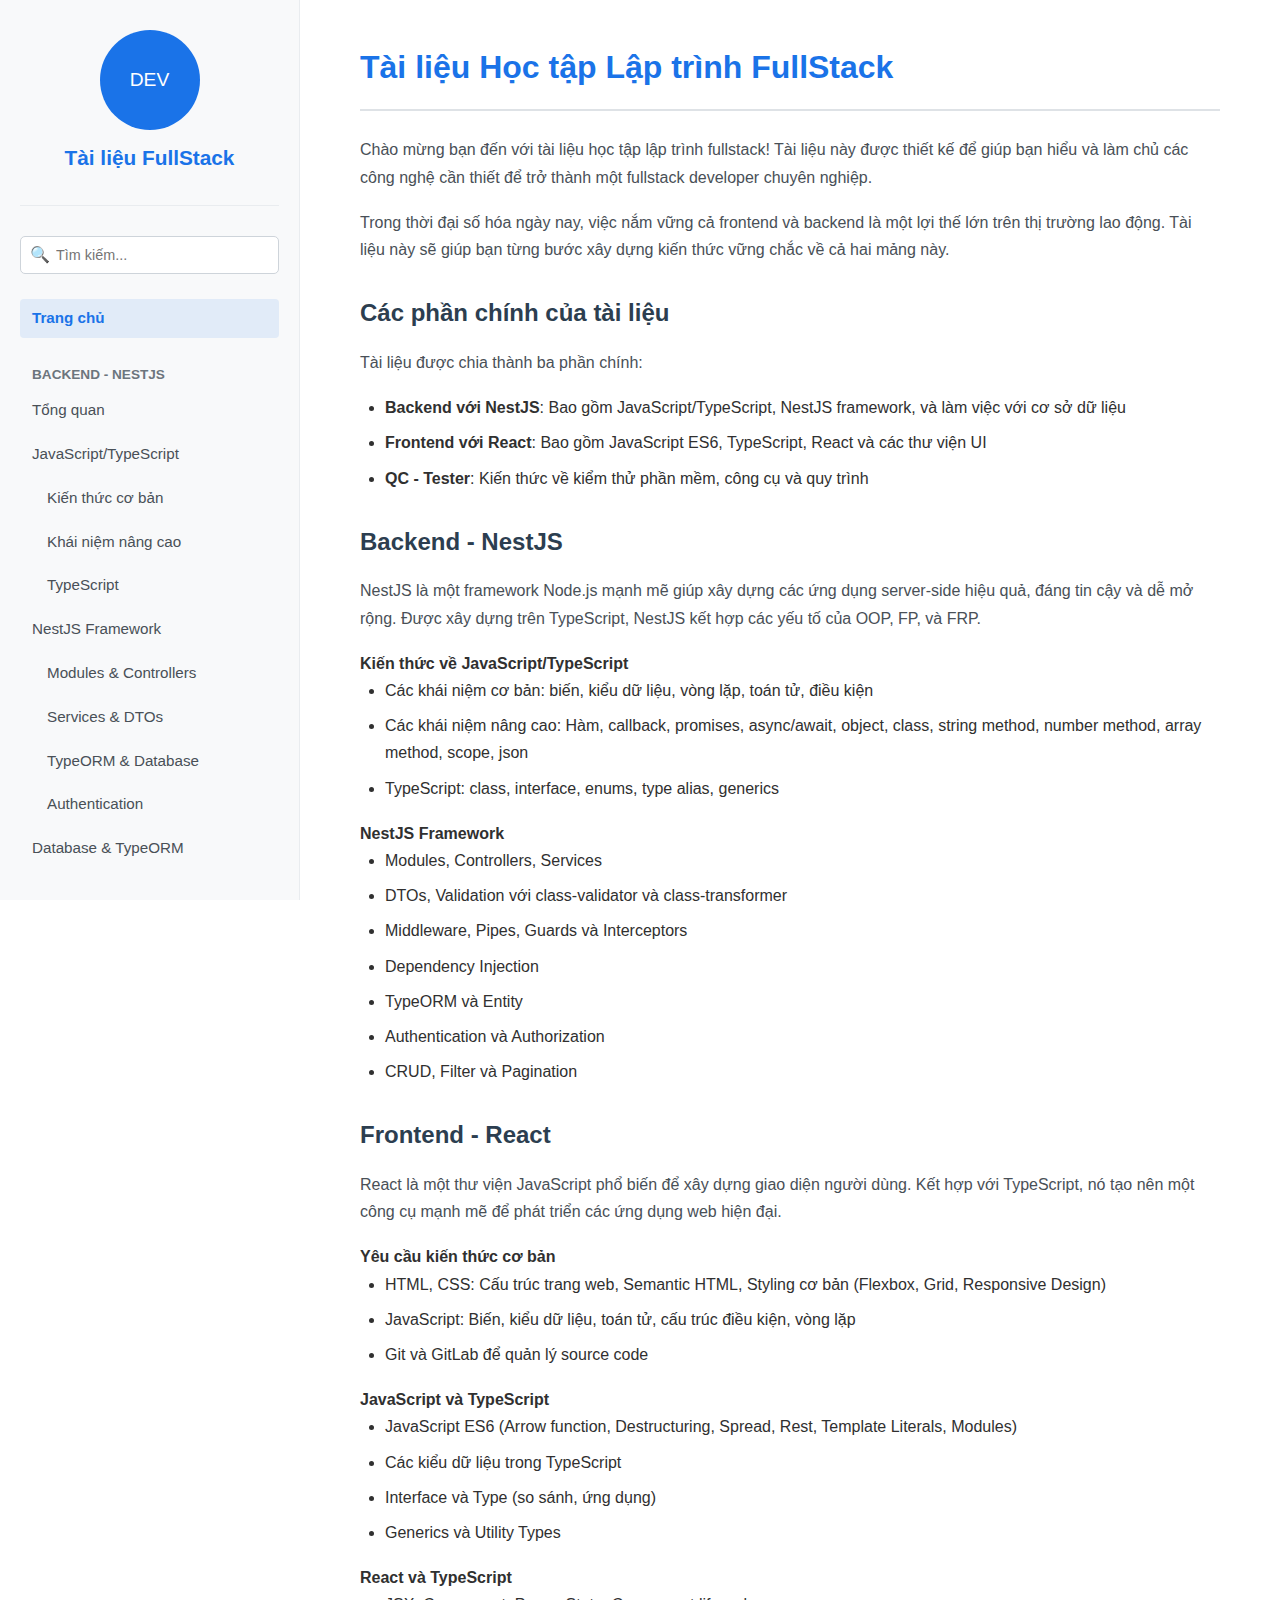
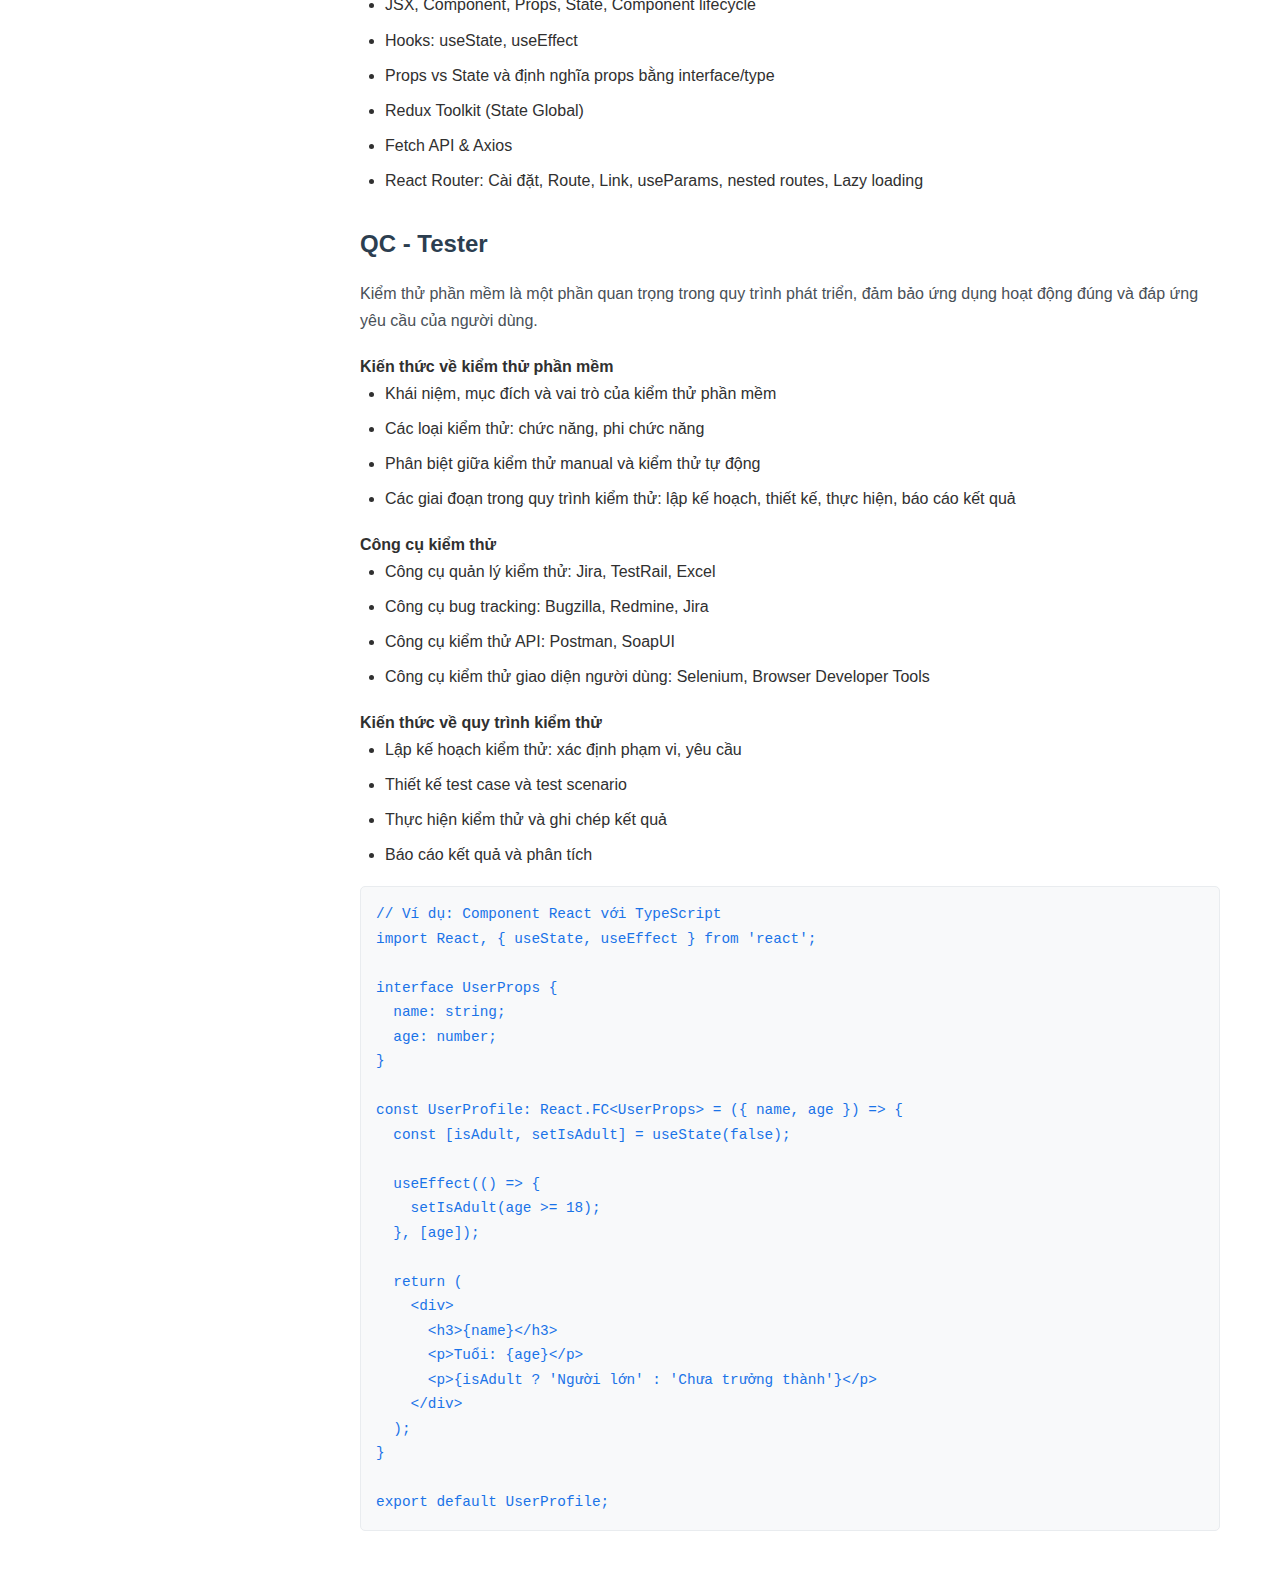
<file: index.html>
<!DOCTYPE html>
<html lang="vi">
<head>
    <meta charset="UTF-8">
    <meta name="viewport" content="width=device-width, initial-scale=1.0">
    <title>Tài liệu Học tập Lập trình - FullStack Developer</title>
    <link rel="stylesheet" href="css/style.css">
</head>
<body>
    <div class="container">
        <aside class="sidebar">
            <div class="sidebar-brand">
                <!-- Thay thế bằng thẻ img thật nếu có logo -->
                <div style="width:100px; height:100px; background:#1a73e8; color:#fff; margin: 0 auto 10px; display:flex; align-items:center; justify-content:center; font-size:1.2em; border-radius:50%;">DEV</div>
                <h1 class="sidebar-title">Tài liệu FullStack</h1>
            </div>
            <div class="search-box">
                <input type="text" placeholder="Tìm kiếm...">
            </div>
            <nav>
                <ul>
                    <!-- Mục cấp 1 không có tiêu đề nhóm -->
                    <li><a href="index.html" class="active">Trang chủ</a></li>

                    <!-- Nhóm Backend -->
                    <li class="nav-section-title">Backend - NestJS</li>
                    <li><a href="backend.html">Tổng quan</a></li>
                    <li>
                        <a href="backend.html#javascript-typescript">JavaScript/TypeScript</a>
                        <ul>
                            <li><a href="backend.html#kien-thuc-co-ban">Kiến thức cơ bản</a></li>
                            <li><a href="backend.html#khai-niem-nang-cao">Khái niệm nâng cao</a></li>
                            <li><a href="backend.html#typescript">TypeScript</a></li>
                        </ul>
                    </li>
                    <li>
                        <a href="backend.html#nestjs-framework">NestJS Framework</a>
                        <ul>
                            <li><a href="backend.html#modules-controllers">Modules & Controllers</a></li>
                            <li><a href="backend.html#services-dtos">Services & DTOs</a></li>
                            <li><a href="backend.html#typeorm-database">TypeORM & Database</a></li>
                            <li><a href="backend.html#authentication">Authentication</a></li>
                        </ul>
                    </li>
                    <li><a href="backend.html#database-typeorm">Database & TypeORM</a></li>

                    <!-- Nhóm Frontend -->
                    <li class="nav-section-title">Frontend - React</li>
                    <li><a href="frontend.html">Tổng quan</a></li>
                    <li>
                        <a href="frontend.html#javascript-typescript">JavaScript & TypeScript</a>
                        <ul>
                            <li><a href="frontend.html#es6-typescript">ES6 & TypeScript</a></li>
                            <li><a href="frontend.html#kieu-du-lieu-interface">Kiểu dữ liệu & Interface</a></li>
                        </ul>
                    </li>
                    <li>
                        <a href="frontend.html#react-typescript">React & TypeScript</a>
                        <ul>
                            <li><a href="frontend.html#components-props">Components & Props</a></li>
                            <li><a href="frontend.html#state-hooks">State & Hooks</a></li>
                            <li><a href="frontend.html#redux-toolkit">Redux Toolkit</a></li>
                        </ul>
                    </li>
                    <li><a href="frontend.html#ui-libraries-styling">UI Libraries & Styling</a></li>

                    <!-- Nhóm QC - Tester -->
                    <li class="nav-section-title">QC - Tester</li>
                    <li><a href="qc-tester.html">Tổng quan</a></li>
                    <li><a href="qc-tester.html#kien-thuc-ve-kiem-thu">Kiến thức về kiểm thử</a></li>
                    <li><a href="qc-tester.html#cong-cu-kiem-thu">Công cụ kiểm thử</a></li>
                    <li><a href="qc-tester.html#quy-trinh-kiem-thu">Quy trình kiểm thử</a></li>
                </ul>
            </nav>
        </aside>
        <main class="content">
            <article>
                <h2>Tài liệu Học tập Lập trình FullStack</h2>

                <p>Chào mừng bạn đến với tài liệu học tập lập trình fullstack! Tài liệu này được thiết kế để giúp bạn hiểu và làm chủ các công nghệ cần thiết để trở thành một fullstack developer chuyên nghiệp.</p>

                <p>Trong thời đại số hóa ngày nay, việc nắm vững cả frontend và backend là một lợi thế lớn trên thị trường lao động. Tài liệu này sẽ giúp bạn từng bước xây dựng kiến thức vững chắc về cả hai mảng này.</p>

                <h3>Các phần chính của tài liệu</h3>
                <p>Tài liệu được chia thành ba phần chính:</p>
                <ul>
                    <li><strong>Backend với NestJS</strong>: Bao gồm JavaScript/TypeScript, NestJS framework, và làm việc với cơ sở dữ liệu</li>
                    <li><strong>Frontend với React</strong>: Bao gồm JavaScript ES6, TypeScript, React và các thư viện UI</li>
                    <li><strong>QC - Tester</strong>: Kiến thức về kiểm thử phần mềm, công cụ và quy trình</li>
                </ul>

                <h3>Backend - NestJS</h3>
                <p>NestJS là một framework Node.js mạnh mẽ giúp xây dựng các ứng dụng server-side hiệu quả, đáng tin cậy và dễ mở rộng. Được xây dựng trên TypeScript, NestJS kết hợp các yếu tố của OOP, FP, và FRP.</p>

                <h4>Kiến thức về JavaScript/TypeScript</h4>
                <ul>
                    <li>Các khái niệm cơ bản: biến, kiểu dữ liệu, vòng lặp, toán tử, điều kiện</li>
                    <li>Các khái niệm nâng cao: Hàm, callback, promises, async/await, object, class, string method, number method, array method, scope, json</li>
                    <li>TypeScript: class, interface, enums, type alias, generics</li>
                </ul>

                <h4>NestJS Framework</h4>
                <ul>
                    <li>Modules, Controllers, Services</li>
                    <li>DTOs, Validation với class-validator và class-transformer</li>
                    <li>Middleware, Pipes, Guards và Interceptors</li>
                    <li>Dependency Injection</li>
                    <li>TypeORM và Entity</li>
                    <li>Authentication và Authorization</li>
                    <li>CRUD, Filter và Pagination</li>
                </ul>

                <h3>Frontend - React</h3>
                <p>React là một thư viện JavaScript phổ biến để xây dựng giao diện người dùng. Kết hợp với TypeScript, nó tạo nên một công cụ mạnh mẽ để phát triển các ứng dụng web hiện đại.</p>

                <h4>Yêu cầu kiến thức cơ bản</h4>
                <ul>
                    <li>HTML, CSS: Cấu trúc trang web, Semantic HTML, Styling cơ bản (Flexbox, Grid, Responsive Design)</li>
                    <li>JavaScript: Biến, kiểu dữ liệu, toán tử, cấu trúc điều kiện, vòng lặp</li>
                    <li>Git và GitLab để quản lý source code</li>
                </ul>

                <h4>JavaScript và TypeScript</h4>
                <ul>
                    <li>JavaScript ES6 (Arrow function, Destructuring, Spread, Rest, Template Literals, Modules)</li>
                    <li>Các kiểu dữ liệu trong TypeScript</li>
                    <li>Interface và Type (so sánh, ứng dụng)</li>
                    <li>Generics và Utility Types</li>
                </ul>

                <h4>React và TypeScript</h4>
                <ul>
                    <li>JSX, Component, Props, State, Component lifecycle</li>
                    <li>Hooks: useState, useEffect</li>
                    <li>Props vs State và định nghĩa props bằng interface/type</li>
                    <li>Redux Toolkit (State Global)</li>
                    <li>Fetch API & Axios</li>
                    <li>React Router: Cài đặt, Route, Link, useParams, nested routes, Lazy loading</li>
                </ul>

                <h3>QC - Tester</h3>
                <p>Kiểm thử phần mềm là một phần quan trọng trong quy trình phát triển, đảm bảo ứng dụng hoạt động đúng và đáp ứng yêu cầu của người dùng.</p>

                <h4>Kiến thức về kiểm thử phần mềm</h4>
                <ul>
                    <li>Khái niệm, mục đích và vai trò của kiểm thử phần mềm</li>
                    <li>Các loại kiểm thử: chức năng, phi chức năng</li>
                    <li>Phân biệt giữa kiểm thử manual và kiểm thử tự động</li>
                    <li>Các giai đoạn trong quy trình kiểm thử: lập kế hoạch, thiết kế, thực hiện, báo cáo kết quả</li>
                </ul>

                <h4>Công cụ kiểm thử</h4>
                <ul>
                    <li>Công cụ quản lý kiểm thử: Jira, TestRail, Excel</li>
                    <li>Công cụ bug tracking: Bugzilla, Redmine, Jira</li>
                    <li>Công cụ kiểm thử API: Postman, SoapUI</li>
                    <li>Công cụ kiểm thử giao diện người dùng: Selenium, Browser Developer Tools</li>
                </ul>

                <h4>Kiến thức về quy trình kiểm thử</h4>
                <ul>
                    <li>Lập kế hoạch kiểm thử: xác định phạm vi, yêu cầu</li>
                    <li>Thiết kế test case và test scenario</li>
                    <li>Thực hiện kiểm thử và ghi chép kết quả</li>
                    <li>Báo cáo kết quả và phân tích</li>
                </ul>

                <pre><code>// Ví dụ: Component React với TypeScript
import React, { useState, useEffect } from 'react';

interface UserProps {
  name: string;
  age: number;
}

const UserProfile: React.FC&lt;UserProps&gt; = ({ name, age }) => {
  const [isAdult, setIsAdult] = useState(false);

  useEffect(() => {
    setIsAdult(age >= 18);
  }, [age]);

  return (
    &lt;div&gt;
      &lt;h3&gt;{name}&lt;/h3&gt;
      &lt;p&gt;Tuổi: {age}&lt;/p&gt;
      &lt;p&gt;{isAdult ? 'Người lớn' : 'Chưa trưởng thành'}&lt;/p&gt;
    &lt;/div&gt;
  );
}

export default UserProfile;</code></pre>
            </article>
        </main>
    </div>
</body>
</html>
</file>
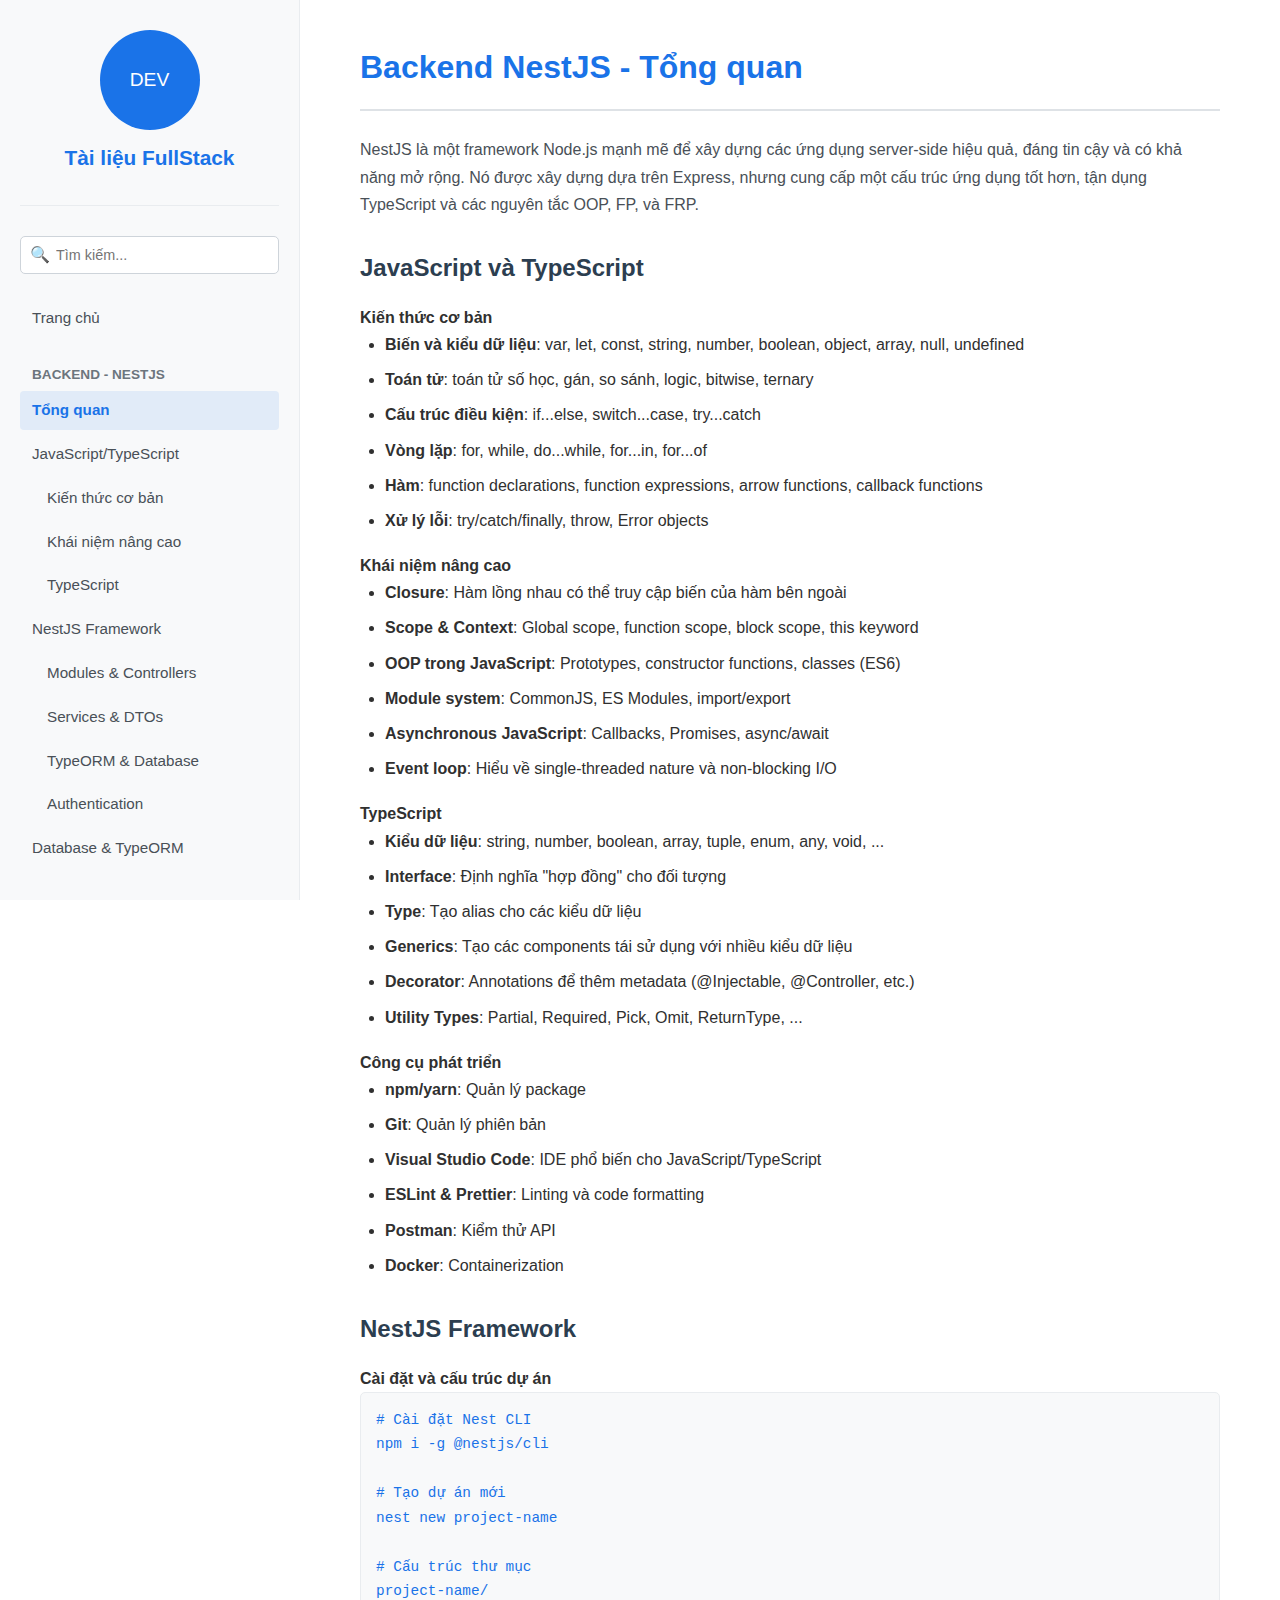
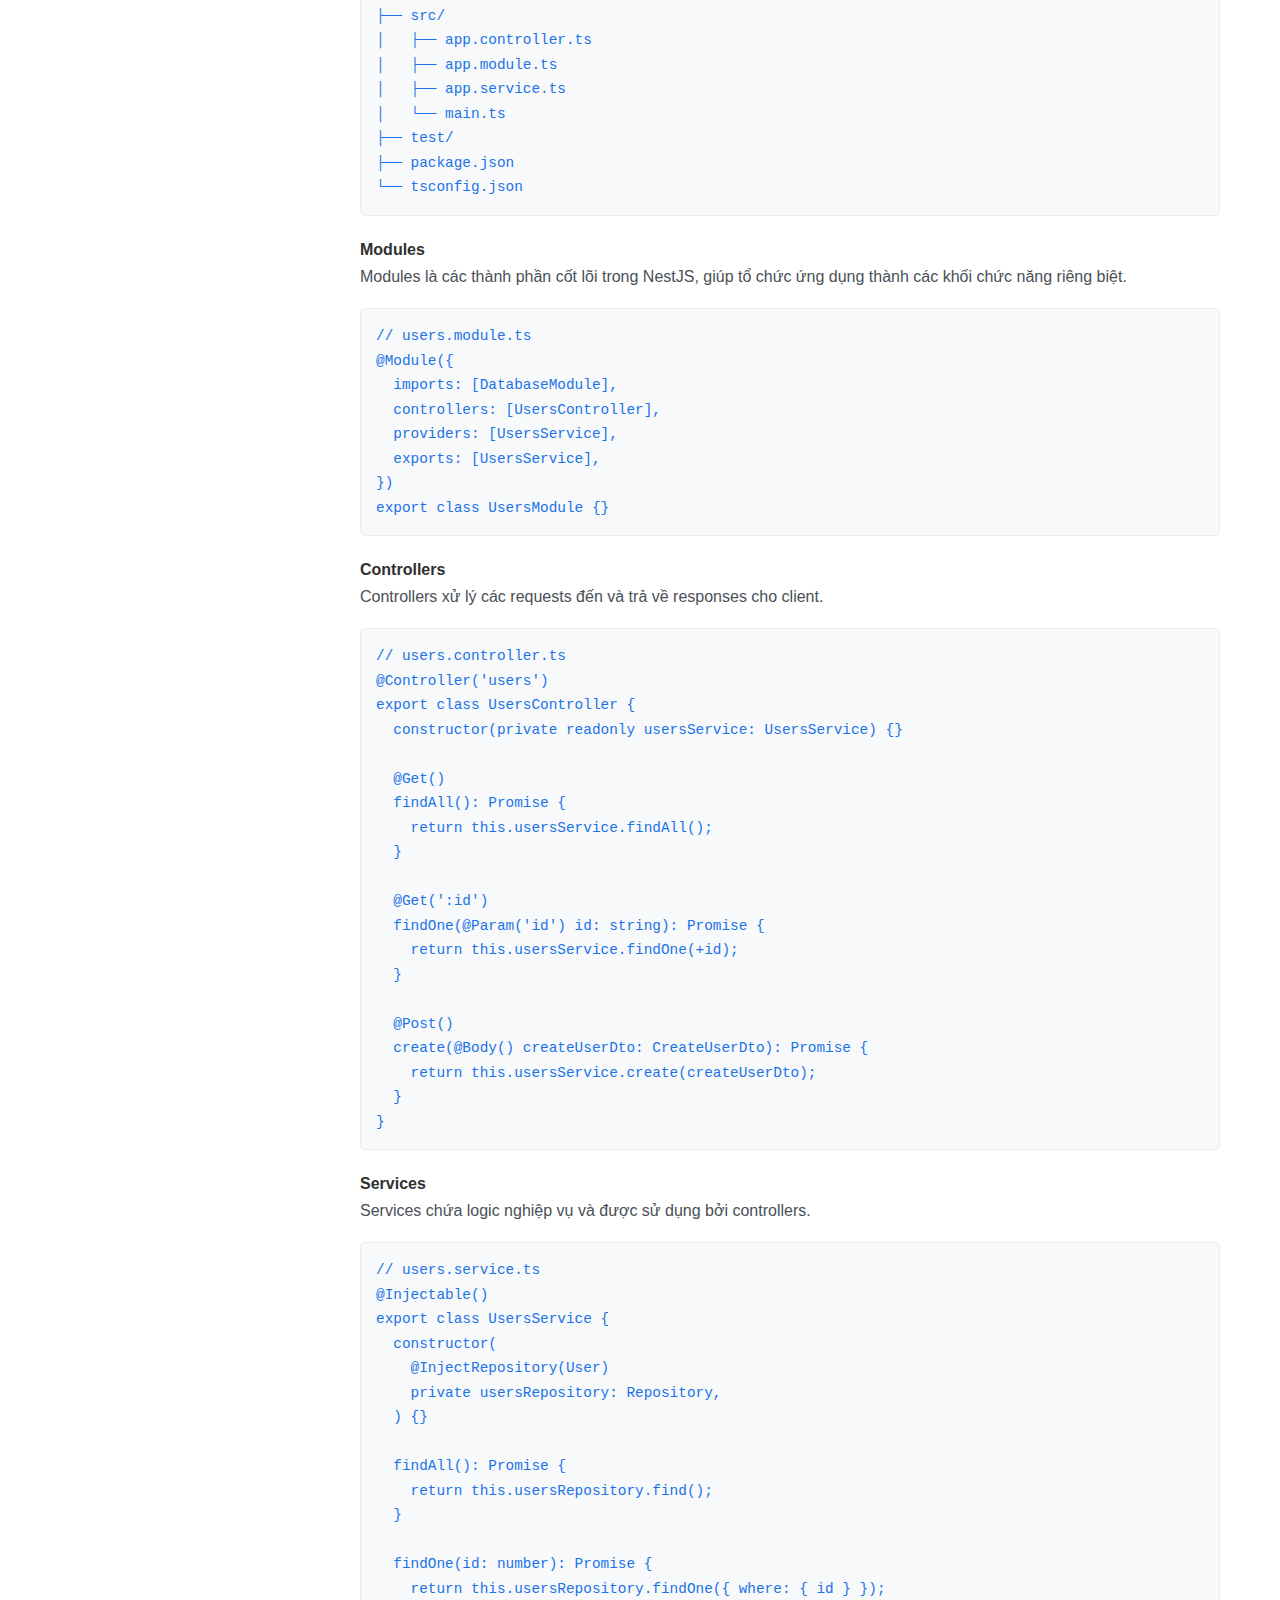
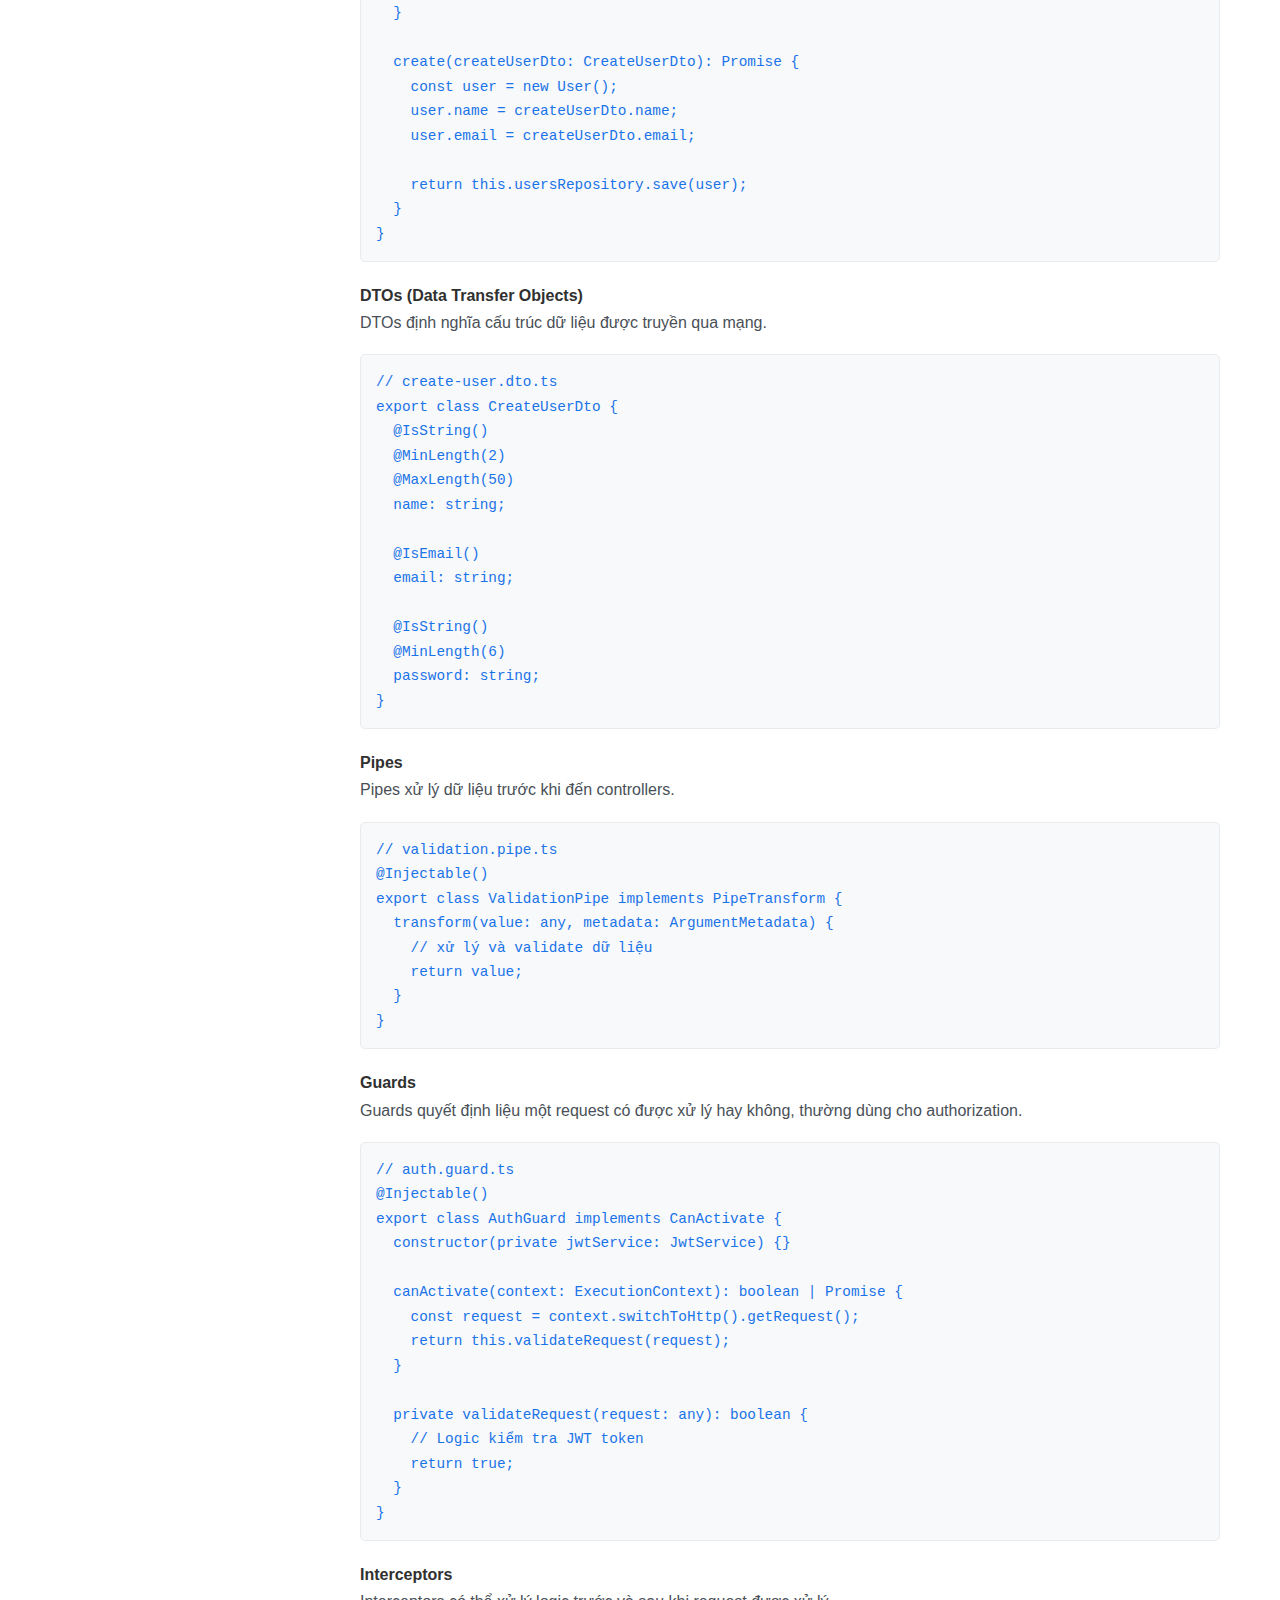
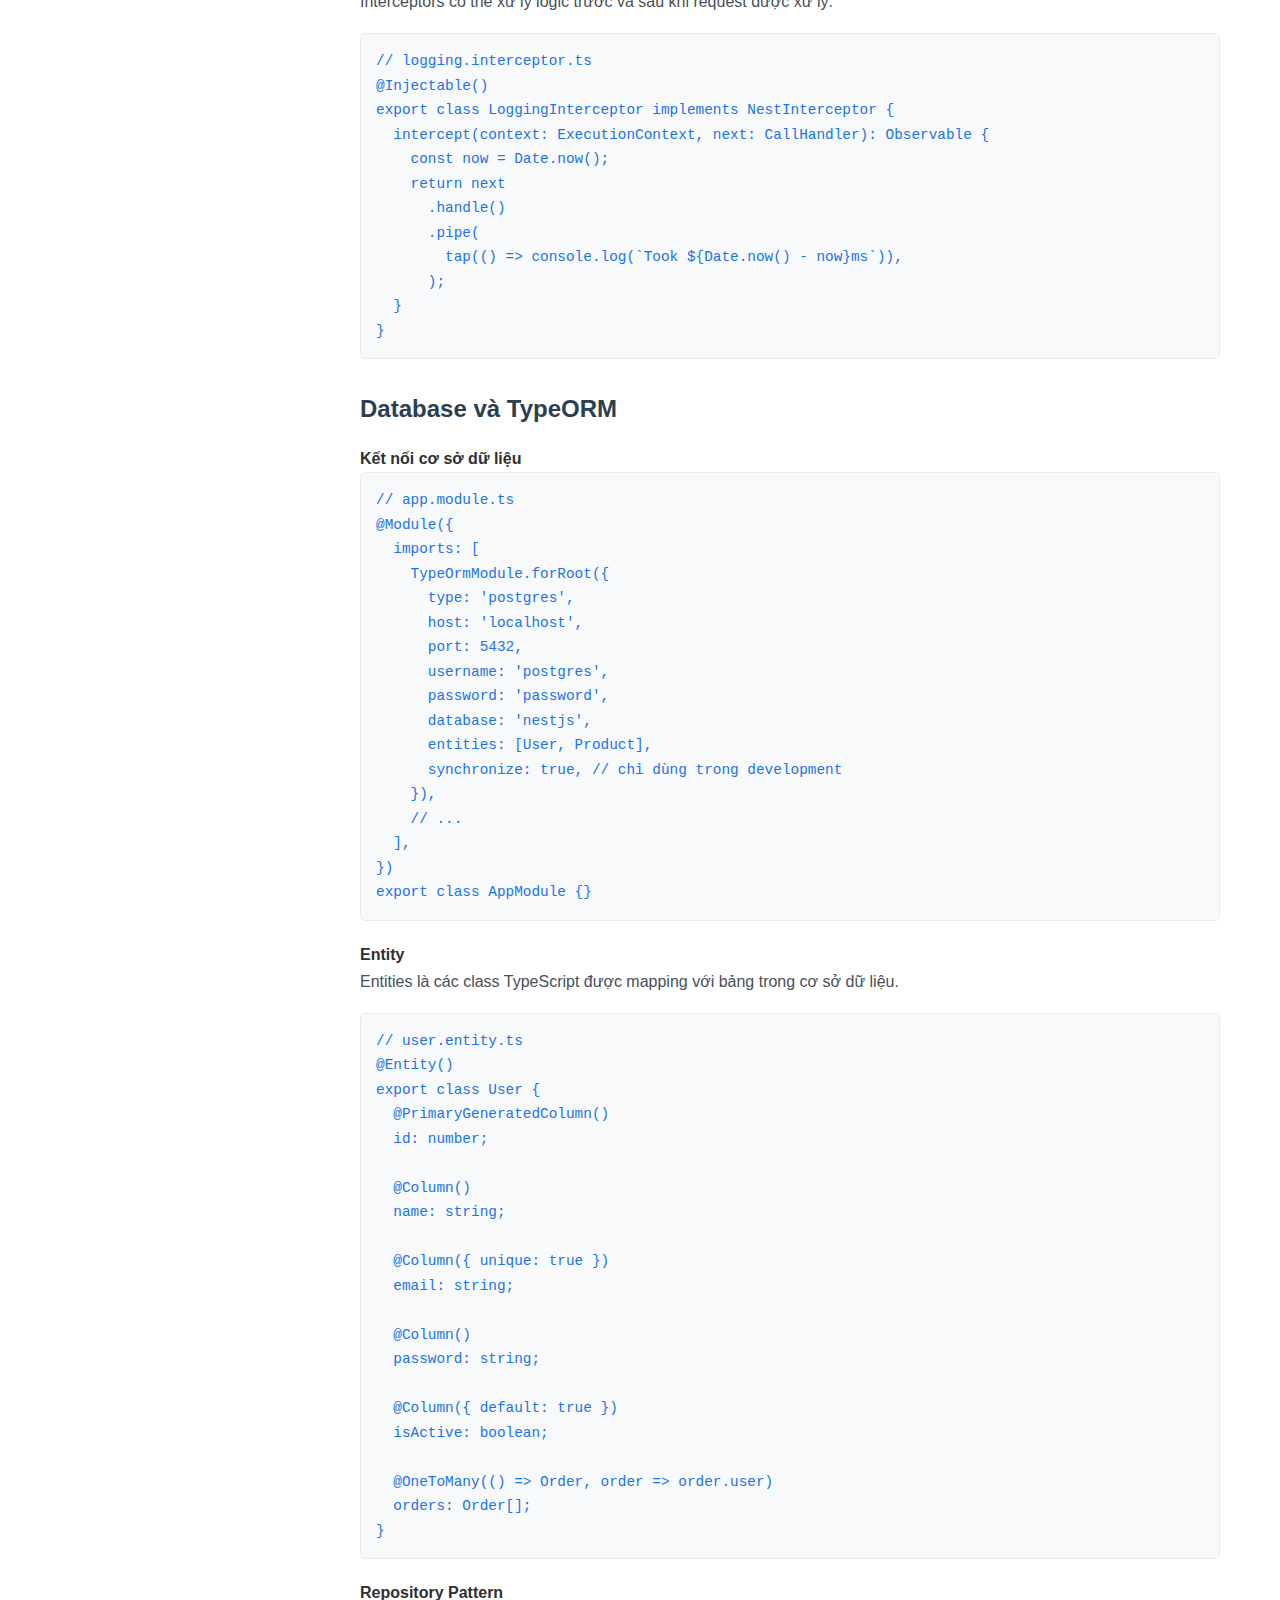
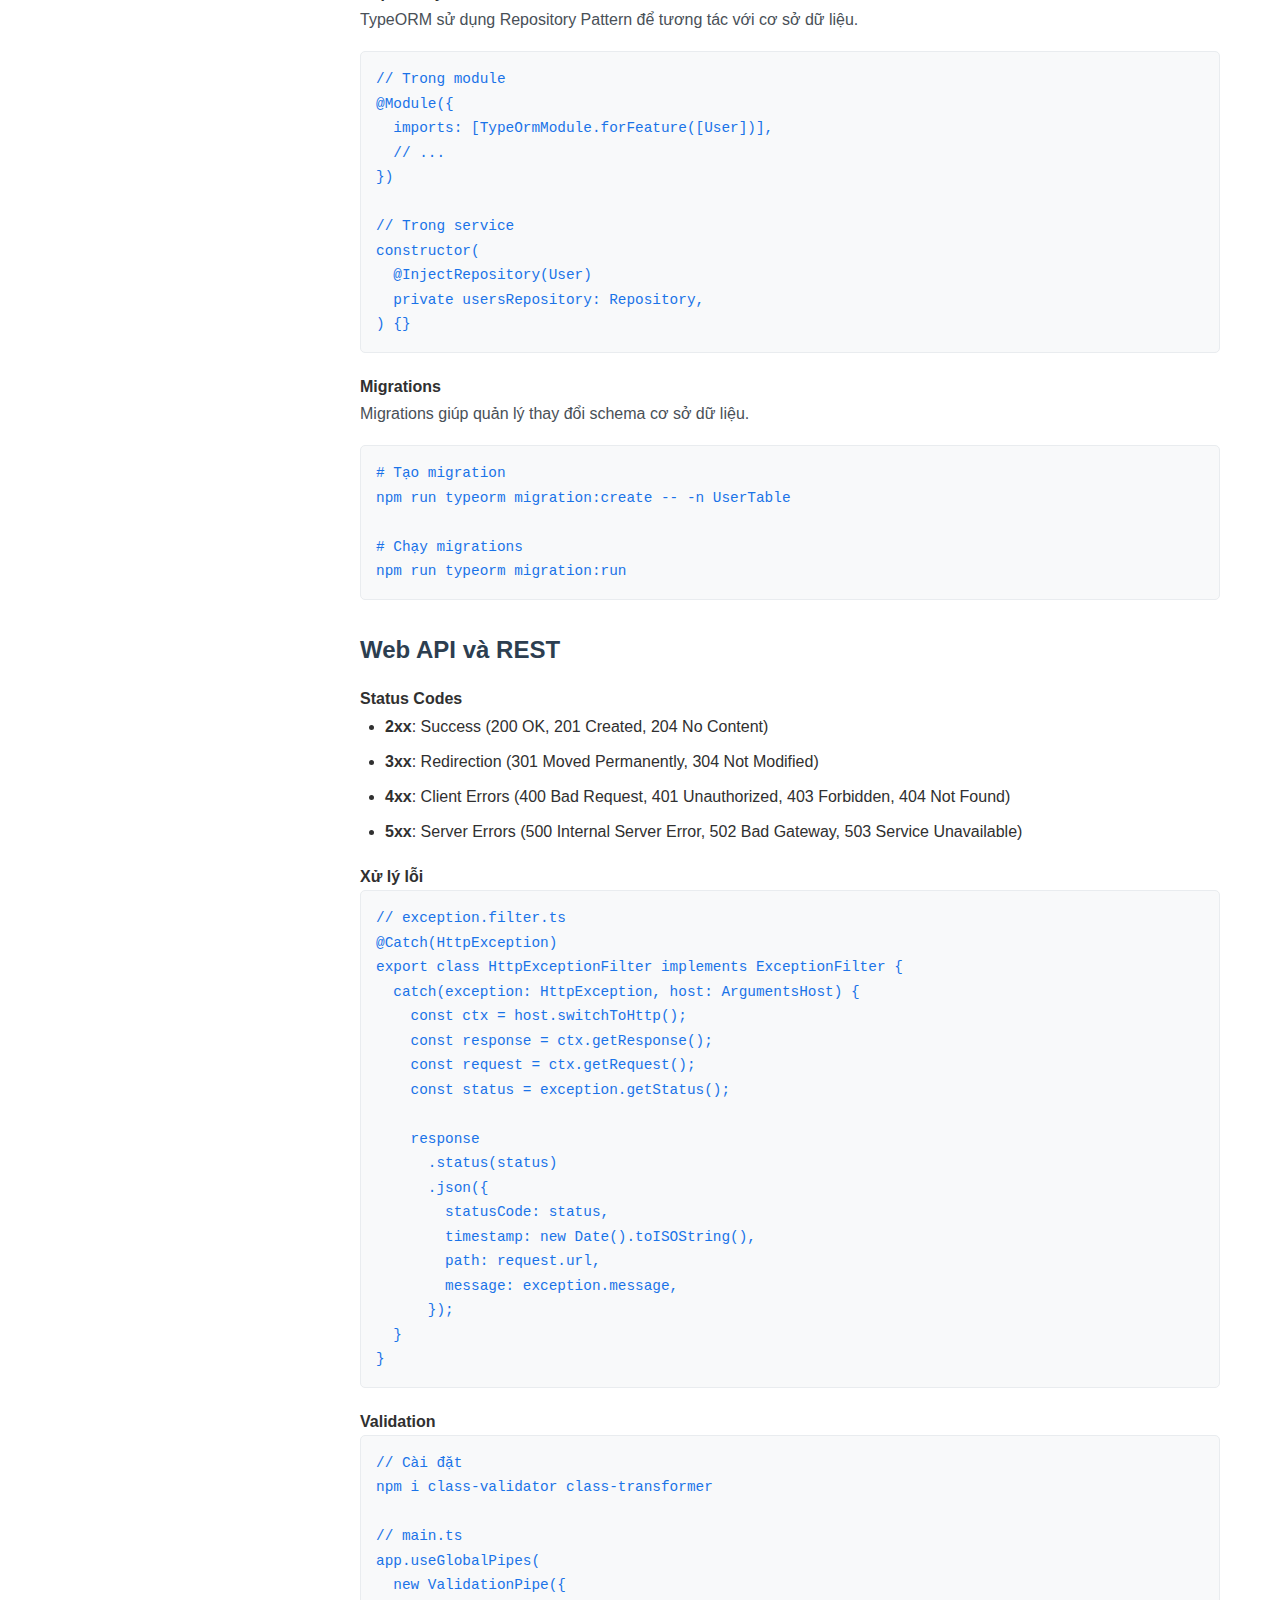
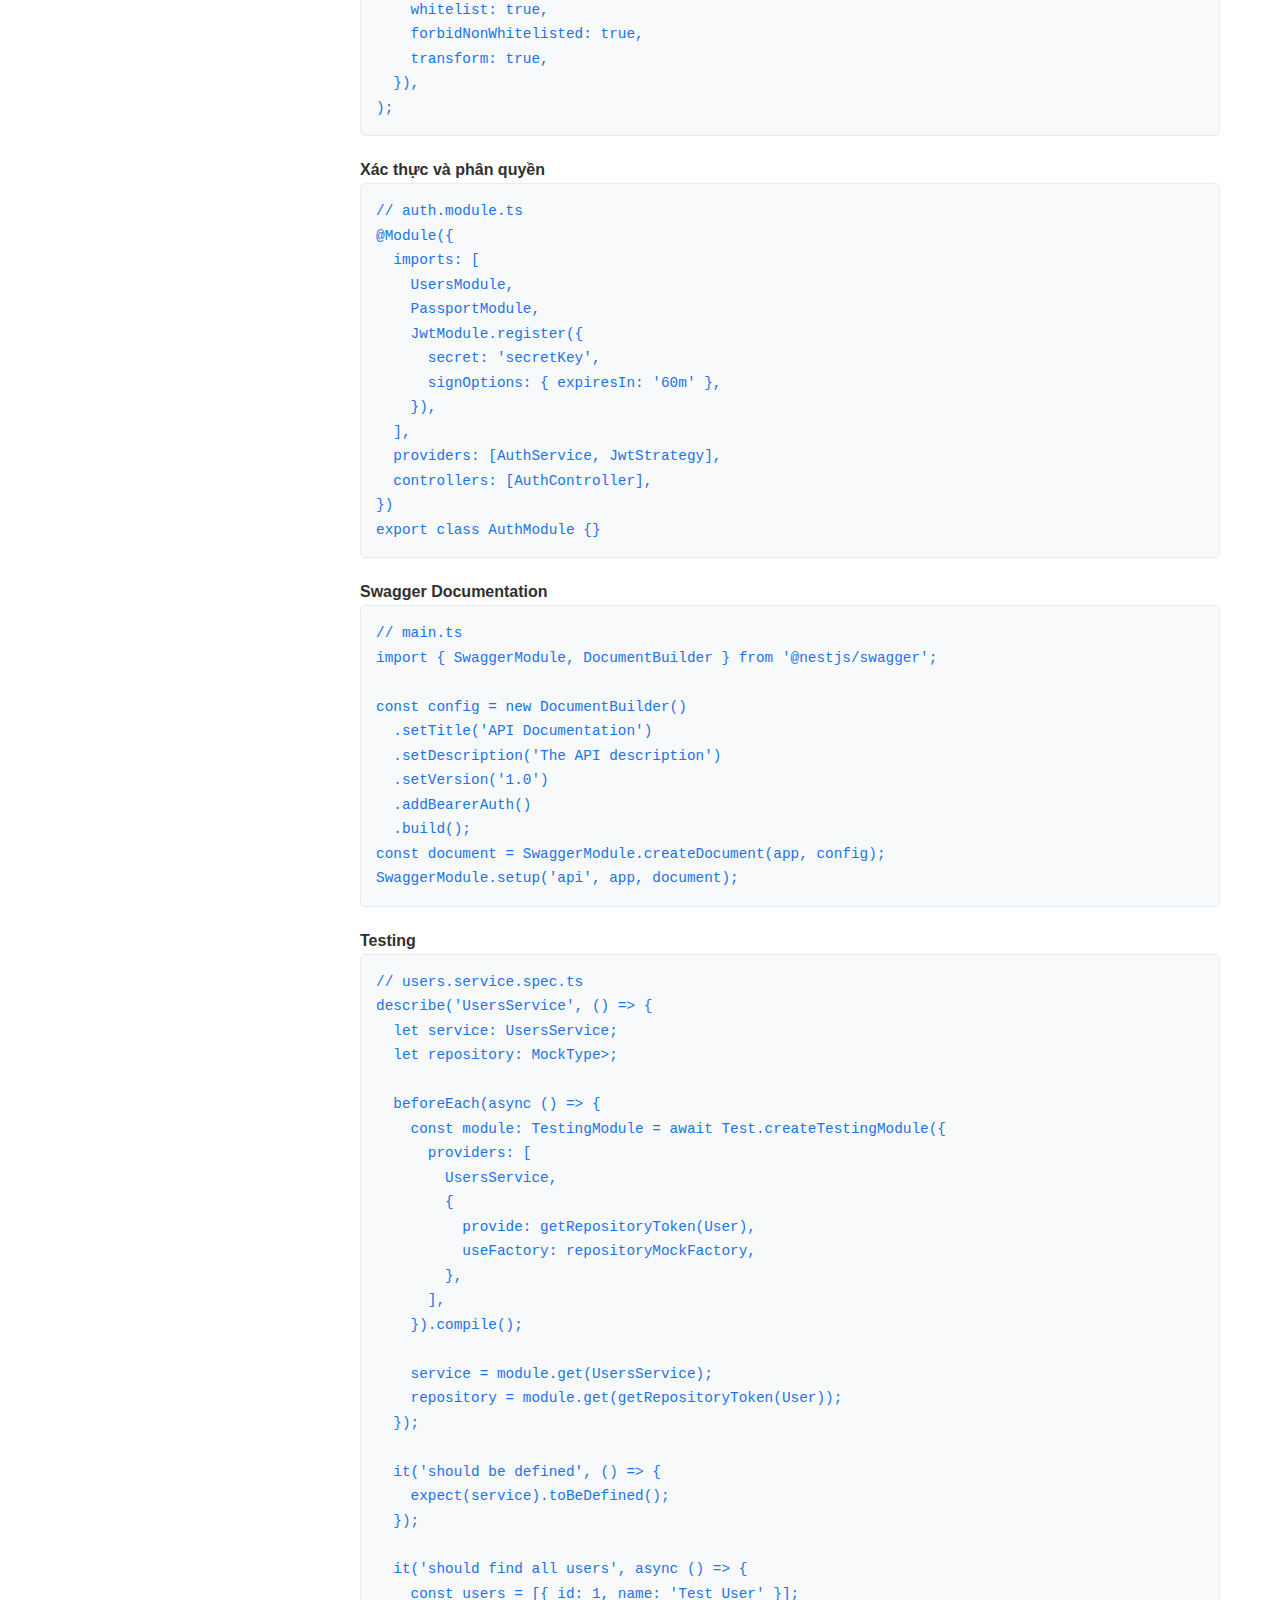
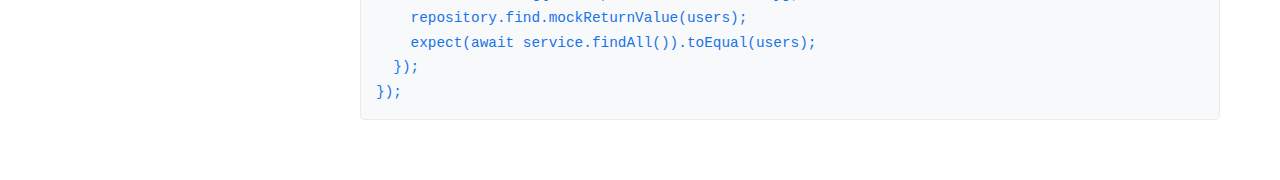
<file: backend.html>
<!DOCTYPE html>
<html lang="vi">
<head>
    <meta charset="UTF-8">
    <meta name="viewport" content="width=device-width, initial-scale=1.0">
    <title>Backend NestJS - Tài liệu FullStack</title>
    <link rel="stylesheet" href="css/style.css">
</head>
<body>
    <div class="container">
        <aside class="sidebar">
            <div class="sidebar-brand">
                <!-- Thay thế bằng thẻ img thật nếu có logo -->
                <div style="width:100px; height:100px; background:#1a73e8; color:#fff; margin: 0 auto 10px; display:flex; align-items:center; justify-content:center; font-size:1.2em; border-radius:50%;">DEV</div>
                <h1 class="sidebar-title">Tài liệu FullStack</h1>
            </div>
            <div class="search-box">
                <input type="text" placeholder="Tìm kiếm...">
            </div>
            <nav>
                <ul>
                    <!-- Mục cấp 1 không có tiêu đề nhóm -->
                    <li><a href="index.html">Trang chủ</a></li>

                    <!-- Nhóm Backend -->
                    <li class="nav-section-title">Backend - NestJS</li>
                    <li><a href="backend.html" class="active">Tổng quan</a></li>
                    <li>
                        <a href="backend.html#javascript-typescript">JavaScript/TypeScript</a>
                        <ul>
                            <li><a href="backend.html#kien-thuc-co-ban">Kiến thức cơ bản</a></li>
                            <li><a href="backend.html#khai-niem-nang-cao">Khái niệm nâng cao</a></li>
                            <li><a href="backend.html#typescript">TypeScript</a></li>
                        </ul>
                    </li>
                    <li>
                        <a href="backend.html#nestjs-framework">NestJS Framework</a>
                        <ul>
                            <li><a href="backend.html#modules-controllers">Modules & Controllers</a></li>
                            <li><a href="backend.html#services-dtos">Services & DTOs</a></li>
                            <li><a href="backend.html#typeorm-database">TypeORM & Database</a></li>
                            <li><a href="backend.html#authentication">Authentication</a></li>
                        </ul>
                    </li>
                    <li><a href="backend.html#database-typeorm">Database & TypeORM</a></li>

                    <!-- Nhóm Frontend -->
                    <li class="nav-section-title">Frontend - React</li>
                    <li><a href="frontend.html">Tổng quan</a></li>
                    <li>
                        <a href="frontend.html#javascript-typescript">JavaScript & TypeScript</a>
                        <ul>
                            <li><a href="frontend.html#es6-typescript">ES6 & TypeScript</a></li>
                            <li><a href="frontend.html#kieu-du-lieu-interface">Kiểu dữ liệu & Interface</a></li>
                        </ul>
                    </li>
                    <li>
                        <a href="frontend.html#react-typescript">React & TypeScript</a>
                        <ul>
                            <li><a href="frontend.html#components-props">Components & Props</a></li>
                            <li><a href="frontend.html#state-hooks">State & Hooks</a></li>
                            <li><a href="frontend.html#redux-toolkit">Redux Toolkit</a></li>
                        </ul>
                    </li>
                    <li><a href="frontend.html#ui-libraries-styling">UI Libraries & Styling</a></li>

                    <!-- Nhóm QC - Tester -->
                    <li class="nav-section-title">QC - Tester</li>
                    <li><a href="qc-tester.html">Tổng quan</a></li>
                    <li><a href="qc-tester.html#kien-thuc-ve-kiem-thu">Kiến thức về kiểm thử</a></li>
                    <li><a href="qc-tester.html#cong-cu-kiem-thu">Công cụ kiểm thử</a></li>
                    <li><a href="qc-tester.html#quy-trinh-kiem-thu">Quy trình kiểm thử</a></li>
                </ul>
            </nav>
        </aside>
        <main class="content">
            <article>
                <h2>Backend NestJS - Tổng quan</h2>

                <p>NestJS là một framework Node.js mạnh mẽ để xây dựng các ứng dụng server-side hiệu quả, đáng tin cậy và có khả năng mở rộng. Nó được xây dựng dựa trên Express, nhưng cung cấp một cấu trúc ứng dụng tốt hơn, tận dụng TypeScript và các nguyên tắc OOP, FP, và FRP.</p>

                <h3 id="javascript-typescript">JavaScript và TypeScript</h3>

                <h4 id="kien-thuc-co-ban">Kiến thức cơ bản</h4>
                <ul>
                    <li><strong>Biến và kiểu dữ liệu</strong>: var, let, const, string, number, boolean, object, array, null, undefined</li>
                    <li><strong>Toán tử</strong>: toán tử số học, gán, so sánh, logic, bitwise, ternary</li>
                    <li><strong>Cấu trúc điều kiện</strong>: if...else, switch...case, try...catch</li>
                    <li><strong>Vòng lặp</strong>: for, while, do...while, for...in, for...of</li>
                    <li><strong>Hàm</strong>: function declarations, function expressions, arrow functions, callback functions</li>
                    <li><strong>Xử lý lỗi</strong>: try/catch/finally, throw, Error objects</li>
                </ul>

                <h4 id="khai-niem-nang-cao">Khái niệm nâng cao</h4>
                <ul>
                    <li><strong>Closure</strong>: Hàm lồng nhau có thể truy cập biến của hàm bên ngoài</li>
                    <li><strong>Scope & Context</strong>: Global scope, function scope, block scope, this keyword</li>
                    <li><strong>OOP trong JavaScript</strong>: Prototypes, constructor functions, classes (ES6)</li>
                    <li><strong>Module system</strong>: CommonJS, ES Modules, import/export</li>
                    <li><strong>Asynchronous JavaScript</strong>: Callbacks, Promises, async/await</li>
                    <li><strong>Event loop</strong>: Hiểu về single-threaded nature và non-blocking I/O</li>
                </ul>

                <h4 id="typescript">TypeScript</h4>
                <ul>
                    <li><strong>Kiểu dữ liệu</strong>: string, number, boolean, array, tuple, enum, any, void, ...</li>
                    <li><strong>Interface</strong>: Định nghĩa "hợp đồng" cho đối tượng</li>
                    <li><strong>Type</strong>: Tạo alias cho các kiểu dữ liệu</li>
                    <li><strong>Generics</strong>: Tạo các components tái sử dụng với nhiều kiểu dữ liệu</li>
                    <li><strong>Decorator</strong>: Annotations để thêm metadata (@Injectable, @Controller, etc.)</li>
                    <li><strong>Utility Types</strong>: Partial, Required, Pick, Omit, ReturnType, ...</li>
                </ul>

                <h4>Công cụ phát triển</h4>
                <ul>
                    <li><strong>npm/yarn</strong>: Quản lý package</li>
                    <li><strong>Git</strong>: Quản lý phiên bản</li>
                    <li><strong>Visual Studio Code</strong>: IDE phổ biến cho JavaScript/TypeScript</li>
                    <li><strong>ESLint & Prettier</strong>: Linting và code formatting</li>
                    <li><strong>Postman</strong>: Kiểm thử API</li>
                    <li><strong>Docker</strong>: Containerization</li>
                </ul>

                <h3 id="nestjs-framework">NestJS Framework</h3>

                <h4>Cài đặt và cấu trúc dự án</h4>
                <pre><code># Cài đặt Nest CLI
npm i -g @nestjs/cli

# Tạo dự án mới
nest new project-name

# Cấu trúc thư mục
project-name/
├── src/
│   ├── app.controller.ts
│   ├── app.module.ts
│   ├── app.service.ts
│   └── main.ts
├── test/
├── package.json
└── tsconfig.json</code></pre>

                <h4 id="modules-controllers">Modules</h4>
                <p>Modules là các thành phần cốt lõi trong NestJS, giúp tổ chức ứng dụng thành các khối chức năng riêng biệt.</p>

                <pre><code>// users.module.ts
@Module({
  imports: [DatabaseModule],
  controllers: [UsersController],
  providers: [UsersService],
  exports: [UsersService],
})
export class UsersModule {}</code></pre>

                <h4>Controllers</h4>
                <p>Controllers xử lý các requests đến và trả về responses cho client.</p>

                <pre><code>// users.controller.ts
@Controller('users')
export class UsersController {
  constructor(private readonly usersService: UsersService) {}

  @Get()
  findAll(): Promise<User[]> {
    return this.usersService.findAll();
  }

  @Get(':id')
  findOne(@Param('id') id: string): Promise<User> {
    return this.usersService.findOne(+id);
  }

  @Post()
  create(@Body() createUserDto: CreateUserDto): Promise<User> {
    return this.usersService.create(createUserDto);
  }
}</code></pre>

                <h4 id="services-dtos">Services</h4>
                <p>Services chứa logic nghiệp vụ và được sử dụng bởi controllers.</p>

                <pre><code>// users.service.ts
@Injectable()
export class UsersService {
  constructor(
    @InjectRepository(User)
    private usersRepository: Repository<User>,
  ) {}

  findAll(): Promise<User[]> {
    return this.usersRepository.find();
  }

  findOne(id: number): Promise<User> {
    return this.usersRepository.findOne({ where: { id } });
  }

  create(createUserDto: CreateUserDto): Promise<User> {
    const user = new User();
    user.name = createUserDto.name;
    user.email = createUserDto.email;

    return this.usersRepository.save(user);
  }
}</code></pre>

                <h4>DTOs (Data Transfer Objects)</h4>
                <p>DTOs định nghĩa cấu trúc dữ liệu được truyền qua mạng.</p>

                <pre><code>// create-user.dto.ts
export class CreateUserDto {
  @IsString()
  @MinLength(2)
  @MaxLength(50)
  name: string;

  @IsEmail()
  email: string;

  @IsString()
  @MinLength(6)
  password: string;
}</code></pre>

                <h4>Pipes</h4>
                <p>Pipes xử lý dữ liệu trước khi đến controllers.</p>

                <pre><code>// validation.pipe.ts
@Injectable()
export class ValidationPipe implements PipeTransform {
  transform(value: any, metadata: ArgumentMetadata) {
    // xử lý và validate dữ liệu
    return value;
  }
}</code></pre>

                <h4>Guards</h4>
                <p>Guards quyết định liệu một request có được xử lý hay không, thường dùng cho authorization.</p>

                <pre><code>// auth.guard.ts
@Injectable()
export class AuthGuard implements CanActivate {
  constructor(private jwtService: JwtService) {}

  canActivate(context: ExecutionContext): boolean | Promise<boolean> {
    const request = context.switchToHttp().getRequest();
    return this.validateRequest(request);
  }

  private validateRequest(request: any): boolean {
    // Logic kiểm tra JWT token
    return true;
  }
}</code></pre>

                <h4>Interceptors</h4>
                <p>Interceptors có thể xử lý logic trước và sau khi request được xử lý.</p>

                <pre><code>// logging.interceptor.ts
@Injectable()
export class LoggingInterceptor implements NestInterceptor {
  intercept(context: ExecutionContext, next: CallHandler): Observable<any> {
    const now = Date.now();
    return next
      .handle()
      .pipe(
        tap(() => console.log(`Took ${Date.now() - now}ms`)),
      );
  }
}</code></pre>

                <h3 id="database-typeorm">Database và TypeORM</h3>

                <h4 id="typeorm-database">Kết nối cơ sở dữ liệu</h4>
                <pre><code>// app.module.ts
@Module({
  imports: [
    TypeOrmModule.forRoot({
      type: 'postgres',
      host: 'localhost',
      port: 5432,
      username: 'postgres',
      password: 'password',
      database: 'nestjs',
      entities: [User, Product],
      synchronize: true, // chỉ dùng trong development
    }),
    // ...
  ],
})
export class AppModule {}</code></pre>

                <h4>Entity</h4>
                <p>Entities là các class TypeScript được mapping với bảng trong cơ sở dữ liệu.</p>

                <pre><code>// user.entity.ts
@Entity()
export class User {
  @PrimaryGeneratedColumn()
  id: number;

  @Column()
  name: string;

  @Column({ unique: true })
  email: string;

  @Column()
  password: string;

  @Column({ default: true })
  isActive: boolean;

  @OneToMany(() => Order, order => order.user)
  orders: Order[];
}</code></pre>

                <h4>Repository Pattern</h4>
                <p>TypeORM sử dụng Repository Pattern để tương tác với cơ sở dữ liệu.</p>

                <pre><code>// Trong module
@Module({
  imports: [TypeOrmModule.forFeature([User])],
  // ...
})

// Trong service
constructor(
  @InjectRepository(User)
  private usersRepository: Repository<User>,
) {}</code></pre>

                <h4>Migrations</h4>
                <p>Migrations giúp quản lý thay đổi schema cơ sở dữ liệu.</p>

                <pre><code># Tạo migration
npm run typeorm migration:create -- -n UserTable

# Chạy migrations
npm run typeorm migration:run</code></pre>

                <h3>Web API và REST</h3>

                <h4 id="authentication">Status Codes</h4>
                <ul>
                    <li><strong>2xx</strong>: Success (200 OK, 201 Created, 204 No Content)</li>
                    <li><strong>3xx</strong>: Redirection (301 Moved Permanently, 304 Not Modified)</li>
                    <li><strong>4xx</strong>: Client Errors (400 Bad Request, 401 Unauthorized, 403 Forbidden, 404 Not Found)</li>
                    <li><strong>5xx</strong>: Server Errors (500 Internal Server Error, 502 Bad Gateway, 503 Service Unavailable)</li>
                </ul>

                <h4>Xử lý lỗi</h4>
                <pre><code>// exception.filter.ts
@Catch(HttpException)
export class HttpExceptionFilter implements ExceptionFilter {
  catch(exception: HttpException, host: ArgumentsHost) {
    const ctx = host.switchToHttp();
    const response = ctx.getResponse<Response>();
    const request = ctx.getRequest<Request>();
    const status = exception.getStatus();

    response
      .status(status)
      .json({
        statusCode: status,
        timestamp: new Date().toISOString(),
        path: request.url,
        message: exception.message,
      });
  }
}</code></pre>

                <h4>Validation</h4>
                <pre><code>// Cài đặt
npm i class-validator class-transformer

// main.ts
app.useGlobalPipes(
  new ValidationPipe({
    whitelist: true,
    forbidNonWhitelisted: true,
    transform: true,
  }),
);</code></pre>

                <h4>Xác thực và phân quyền</h4>
                <pre><code>// auth.module.ts
@Module({
  imports: [
    UsersModule,
    PassportModule,
    JwtModule.register({
      secret: 'secretKey',
      signOptions: { expiresIn: '60m' },
    }),
  ],
  providers: [AuthService, JwtStrategy],
  controllers: [AuthController],
})
export class AuthModule {}</code></pre>

                <h4>Swagger Documentation</h4>
                <pre><code>// main.ts
import { SwaggerModule, DocumentBuilder } from '@nestjs/swagger';

const config = new DocumentBuilder()
  .setTitle('API Documentation')
  .setDescription('The API description')
  .setVersion('1.0')
  .addBearerAuth()
  .build();
const document = SwaggerModule.createDocument(app, config);
SwaggerModule.setup('api', app, document);</code></pre>

                <h4>Testing</h4>
                <pre><code>// users.service.spec.ts
describe('UsersService', () => {
  let service: UsersService;
  let repository: MockType<Repository<User>>;

  beforeEach(async () => {
    const module: TestingModule = await Test.createTestingModule({
      providers: [
        UsersService,
        {
          provide: getRepositoryToken(User),
          useFactory: repositoryMockFactory,
        },
      ],
    }).compile();

    service = module.get<UsersService>(UsersService);
    repository = module.get(getRepositoryToken(User));
  });

  it('should be defined', () => {
    expect(service).toBeDefined();
  });

  it('should find all users', async () => {
    const users = [{ id: 1, name: 'Test User' }];
    repository.find.mockReturnValue(users);
    expect(await service.findAll()).toEqual(users);
  });
});</code></pre>
            </article>
        </main>
    </div>
</body>
</html>
</file>
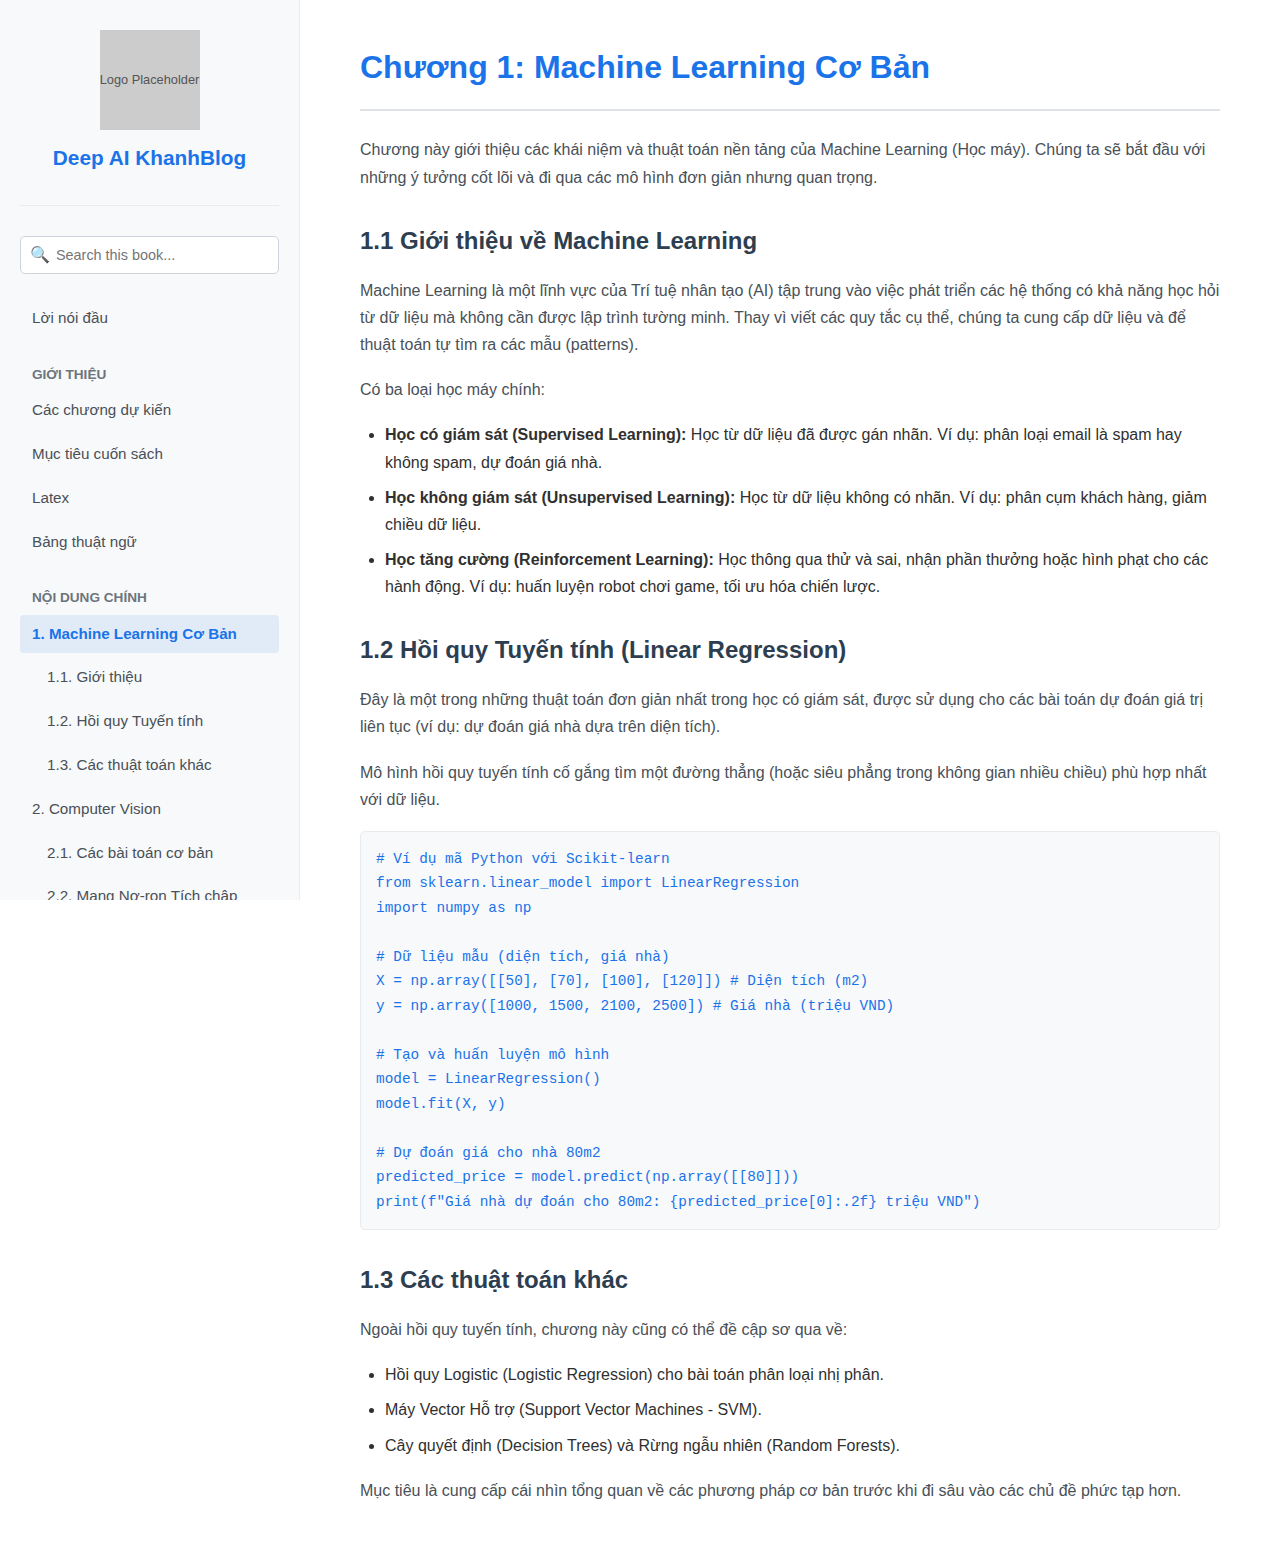
<file: chuong1.html>
<!DOCTYPE html>
<html lang="vi">
<head>
    <meta charset="UTF-8">
    <meta name="viewport" content="width=device-width, initial-scale=1.0">
    <title>Chương 1 - Machine Learning Cơ Bản</title>
    <link rel="stylesheet" href="css/style.css">
</head>
<body>
    <div class="container">
        <aside class="sidebar">
            <div class="sidebar-brand">
                <!-- Thay thế bằng thẻ img thật nếu có logo -->
                <div style="width:100px; height:100px; background:#ccc; margin: 0 auto 10px; display:flex; align-items:center; justify-content:center; font-size:0.8em; color:#555;">Logo Placeholder</div>
                <h1 class="sidebar-title">Deep AI KhanhBlog</h1>
            </div>
            <div class="search-box">
                <input type="text" placeholder="Search this book...">
            </div>
            <nav>
                <ul>
                    <!-- Mục cấp 1 không có tiêu đề nhóm -->
                    <li><a href="index.html">Lời nói đầu</a></li>

                    <!-- Nhóm mục cấp 1 -->
                    <li class="nav-section-title">Giới thiệu</li>
                    <li><a href="#">Các chương dự kiến</a></li>
                    <li><a href="#">Mục tiêu cuốn sách</a></li>
                    <li><a href="#">Latex</a></li>
                    <li><a href="#">Bảng thuật ngữ</a></li>

                    <!-- Nhóm mục cấp 1 khác với các mục con -->
                    <li class="nav-section-title">Nội dung chính</li>
                    <li>
                        <a href="chuong1.html" class="active">1. Machine Learning Cơ Bản</a> <!-- Active class here -->
                        <ul> <!-- Cấp 2 -->
                            <li><a href="#">1.1. Giới thiệu</a></li>
                            <li><a href="#">1.2. Hồi quy Tuyến tính</a></li>
                            <li><a href="#">1.3. Các thuật toán khác</a></li>
                        </ul>
                    </li>
                    <li>
                        <a href="chuong2.html">2. Computer Vision</a>
                        <ul> <!-- Cấp 2 -->
                            <li><a href="#">2.1. Các bài toán cơ bản</a></li>
                            <li><a href="#">2.2. Mạng Nơ-ron Tích chập (CNN)</a></li>
                        </ul>
                    </li>
                    <li><a href="#">3. NLP</a></li>
                    <li><a href="#">4. Recommender Systems</a></li>
                    <!-- Thêm các chương khác ở đây -->

                    <li class="nav-section-title">Phụ lục</li>
                    <li><a href="#">A. Cài đặt môi trường</a></li>
                    <li><a href="#">B. Tài liệu tham khảo</a></li>
                </ul>
            </nav>
        </aside>
        <main class="content">
            <article>
                <h2>Chương 1: Machine Learning Cơ Bản</h2>
                <p>Chương này giới thiệu các khái niệm và thuật toán nền tảng của Machine Learning (Học máy). Chúng ta sẽ bắt đầu với những ý tưởng cốt lõi và đi qua các mô hình đơn giản nhưng quan trọng.</p>

                <h3>1.1 Giới thiệu về Machine Learning</h3>
                <p>Machine Learning là một lĩnh vực của Trí tuệ nhân tạo (AI) tập trung vào việc phát triển các hệ thống có khả năng học hỏi từ dữ liệu mà không cần được lập trình tường minh. Thay vì viết các quy tắc cụ thể, chúng ta cung cấp dữ liệu và để thuật toán tự tìm ra các mẫu (patterns).</p>
                <p>Có ba loại học máy chính:</p>
                <ul>
                    <li><strong>Học có giám sát (Supervised Learning):</strong> Học từ dữ liệu đã được gán nhãn. Ví dụ: phân loại email là spam hay không spam, dự đoán giá nhà.</li>
                    <li><strong>Học không giám sát (Unsupervised Learning):</strong> Học từ dữ liệu không có nhãn. Ví dụ: phân cụm khách hàng, giảm chiều dữ liệu.</li>
                    <li><strong>Học tăng cường (Reinforcement Learning):</strong> Học thông qua thử và sai, nhận phần thưởng hoặc hình phạt cho các hành động. Ví dụ: huấn luyện robot chơi game, tối ưu hóa chiến lược.</li>
                </ul>

                <h3>1.2 Hồi quy Tuyến tính (Linear Regression)</h3>
                <p>Đây là một trong những thuật toán đơn giản nhất trong học có giám sát, được sử dụng cho các bài toán dự đoán giá trị liên tục (ví dụ: dự đoán giá nhà dựa trên diện tích).</p>
                <p>Mô hình hồi quy tuyến tính cố gắng tìm một đường thẳng (hoặc siêu phẳng trong không gian nhiều chiều) phù hợp nhất với dữ liệu.</p>
                <pre><code># Ví dụ mã Python với Scikit-learn
from sklearn.linear_model import LinearRegression
import numpy as np

# Dữ liệu mẫu (diện tích, giá nhà)
X = np.array([[50], [70], [100], [120]]) # Diện tích (m2)
y = np.array([1000, 1500, 2100, 2500]) # Giá nhà (triệu VND)

# Tạo và huấn luyện mô hình
model = LinearRegression()
model.fit(X, y)

# Dự đoán giá cho nhà 80m2
predicted_price = model.predict(np.array([[80]]))
print(f"Giá nhà dự đoán cho 80m2: {predicted_price[0]:.2f} triệu VND")
</code></pre>

                <h3>1.3 Các thuật toán khác</h3>
                <p>Ngoài hồi quy tuyến tính, chương này cũng có thể đề cập sơ qua về:</p>
                <ul>
                    <li>Hồi quy Logistic (Logistic Regression) cho bài toán phân loại nhị phân.</li>
                    <li>Máy Vector Hỗ trợ (Support Vector Machines - SVM).</li>
                    <li>Cây quyết định (Decision Trees) và Rừng ngẫu nhiên (Random Forests).</li>
                </ul>
                <p>Mục tiêu là cung cấp cái nhìn tổng quan về các phương pháp cơ bản trước khi đi sâu vào các chủ đề phức tạp hơn.</p>
            </article>
        </main>
    </div>
</body>
</html>
</file>
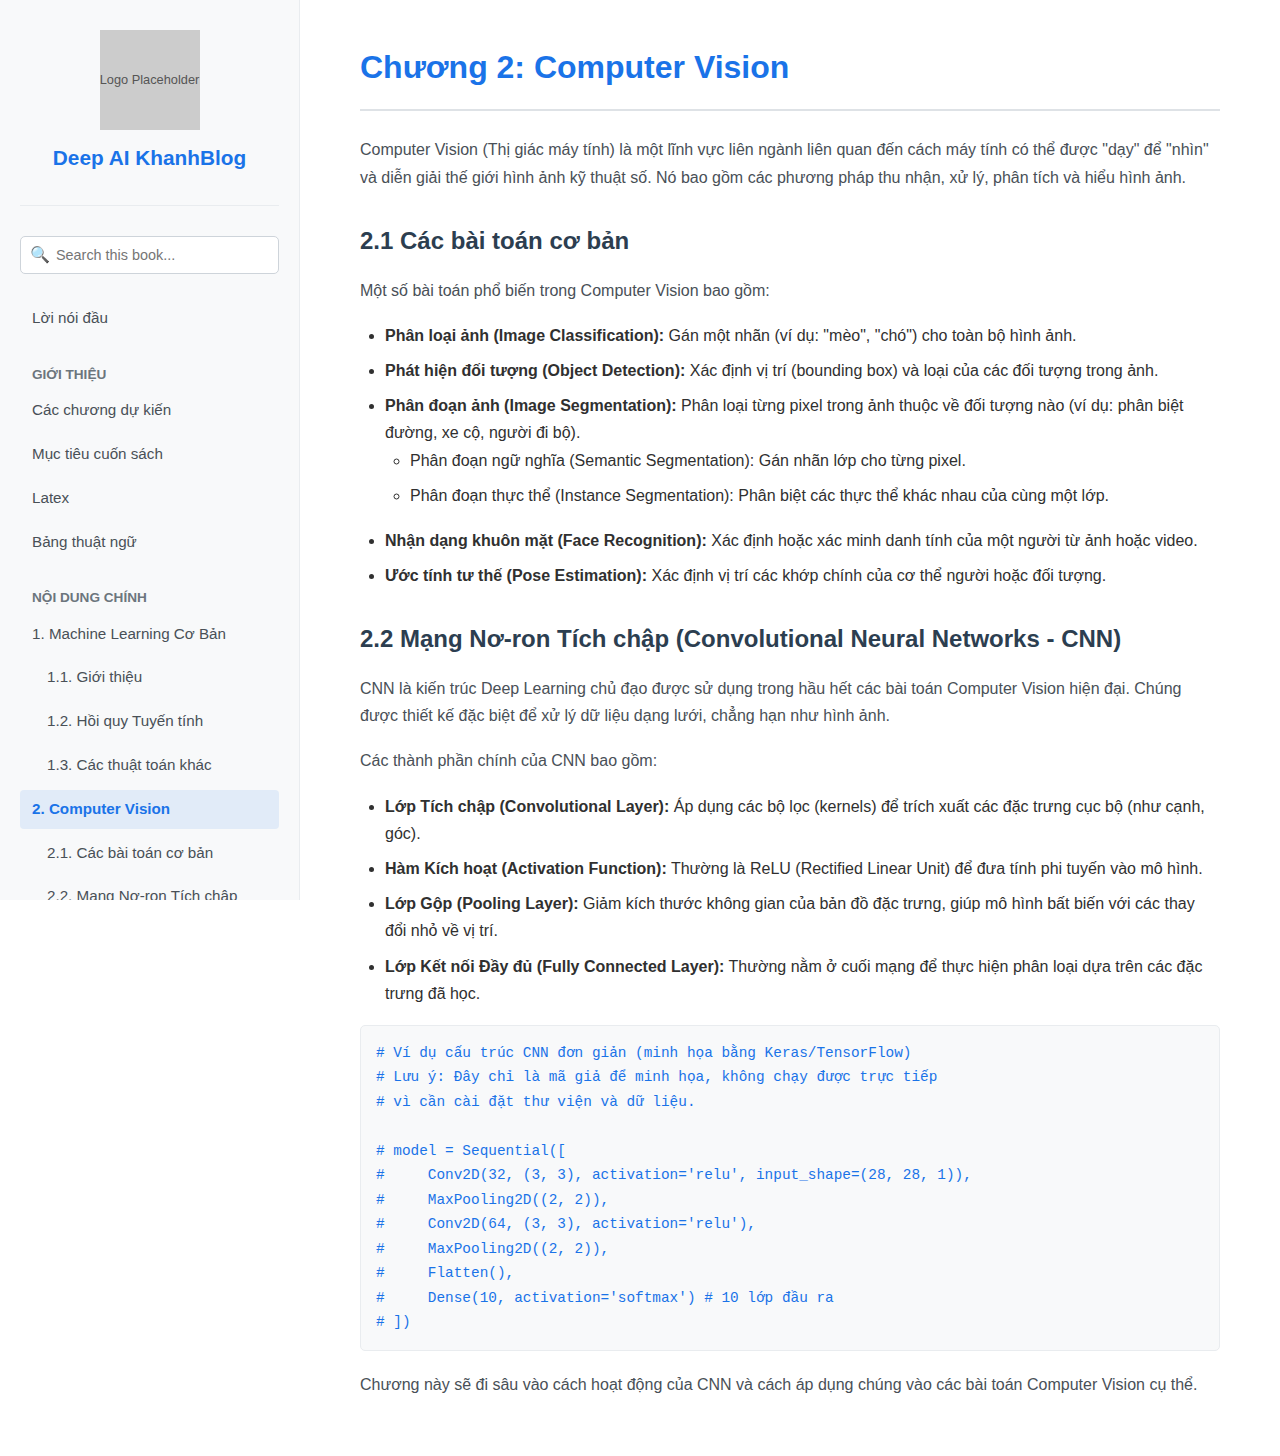
<file: chuong2.html>
<!DOCTYPE html>
<html lang="vi">
<head>
    <meta charset="UTF-8">
    <meta name="viewport" content="width=device-width, initial-scale=1.0">
    <title>Chương 2 - Computer Vision</title>
    <link rel="stylesheet" href="css/style.css">
</head>
<body>
    <div class="container">
        <aside class="sidebar">
            <div class="sidebar-brand">
                <!-- Thay thế bằng thẻ img thật nếu có logo -->
                <div style="width:100px; height:100px; background:#ccc; margin: 0 auto 10px; display:flex; align-items:center; justify-content:center; font-size:0.8em; color:#555;">Logo Placeholder</div>
                <h1 class="sidebar-title">Deep AI KhanhBlog</h1>
            </div>
            <div class="search-box">
                <input type="text" placeholder="Search this book...">
            </div>
            <nav>
                <ul>
                    <!-- Mục cấp 1 không có tiêu đề nhóm -->
                    <li><a href="index.html">Lời nói đầu</a></li>

                    <!-- Nhóm mục cấp 1 -->
                    <li class="nav-section-title">Giới thiệu</li>
                    <li><a href="#">Các chương dự kiến</a></li>
                    <li><a href="#">Mục tiêu cuốn sách</a></li>
                    <li><a href="#">Latex</a></li>
                    <li><a href="#">Bảng thuật ngữ</a></li>

                    <!-- Nhóm mục cấp 1 khác với các mục con -->
                    <li class="nav-section-title">Nội dung chính</li>
                    <li>
                        <a href="chuong1.html">1. Machine Learning Cơ Bản</a>
                        <ul> <!-- Cấp 2 -->
                            <li><a href="#">1.1. Giới thiệu</a></li>
                            <li><a href="#">1.2. Hồi quy Tuyến tính</a></li>
                            <li><a href="#">1.3. Các thuật toán khác</a></li>
                        </ul>
                    </li>
                    <li>
                        <a href="chuong2.html" class="active">2. Computer Vision</a> <!-- Active class here -->
                        <ul> <!-- Cấp 2 -->
                            <li><a href="#">2.1. Các bài toán cơ bản</a></li>
                            <li><a href="#">2.2. Mạng Nơ-ron Tích chập (CNN)</a></li>
                        </ul>
                    </li>
                    <li><a href="#">3. NLP</a></li>
                    <li><a href="#">4. Recommender Systems</a></li>
                    <!-- Thêm các chương khác ở đây -->

                    <li class="nav-section-title">Phụ lục</li>
                    <li><a href="#">A. Cài đặt môi trường</a></li>
                    <li><a href="#">B. Tài liệu tham khảo</a></li>
                </ul>
            </nav>
        </aside>
        <main class="content">
            <article>
                <h2>Chương 2: Computer Vision</h2>
                <p>Computer Vision (Thị giác máy tính) là một lĩnh vực liên ngành liên quan đến cách máy tính có thể được "dạy" để "nhìn" và diễn giải thế giới hình ảnh kỹ thuật số. Nó bao gồm các phương pháp thu nhận, xử lý, phân tích và hiểu hình ảnh.</p>

                <h3>2.1 Các bài toán cơ bản</h3>
                <p>Một số bài toán phổ biến trong Computer Vision bao gồm:</p>
                <ul>
                    <li><strong>Phân loại ảnh (Image Classification):</strong> Gán một nhãn (ví dụ: "mèo", "chó") cho toàn bộ hình ảnh.</li>
                    <li><strong>Phát hiện đối tượng (Object Detection):</strong> Xác định vị trí (bounding box) và loại của các đối tượng trong ảnh.</li>
                    <li><strong>Phân đoạn ảnh (Image Segmentation):</strong> Phân loại từng pixel trong ảnh thuộc về đối tượng nào (ví dụ: phân biệt đường, xe cộ, người đi bộ).
                        <ul>
                            <li>Phân đoạn ngữ nghĩa (Semantic Segmentation): Gán nhãn lớp cho từng pixel.</li>
                            <li>Phân đoạn thực thể (Instance Segmentation): Phân biệt các thực thể khác nhau của cùng một lớp.</li>
                        </ul>
                    </li>
                    <li><strong>Nhận dạng khuôn mặt (Face Recognition):</strong> Xác định hoặc xác minh danh tính của một người từ ảnh hoặc video.</li>
                    <li><strong>Ước tính tư thế (Pose Estimation):</strong> Xác định vị trí các khớp chính của cơ thể người hoặc đối tượng.</li>
                </ul>

                <h3>2.2 Mạng Nơ-ron Tích chập (Convolutional Neural Networks - CNN)</h3>
                <p>CNN là kiến trúc Deep Learning chủ đạo được sử dụng trong hầu hết các bài toán Computer Vision hiện đại. Chúng được thiết kế đặc biệt để xử lý dữ liệu dạng lưới, chẳng hạn như hình ảnh.</p>
                <p>Các thành phần chính của CNN bao gồm:</p>
                <ul>
                    <li><strong>Lớp Tích chập (Convolutional Layer):</strong> Áp dụng các bộ lọc (kernels) để trích xuất các đặc trưng cục bộ (như cạnh, góc).</li>
                    <li><strong>Hàm Kích hoạt (Activation Function):</strong> Thường là ReLU (Rectified Linear Unit) để đưa tính phi tuyến vào mô hình.</li>
                    <li><strong>Lớp Gộp (Pooling Layer):</strong> Giảm kích thước không gian của bản đồ đặc trưng, giúp mô hình bất biến với các thay đổi nhỏ về vị trí.</li>
                    <li><strong>Lớp Kết nối Đầy đủ (Fully Connected Layer):</strong> Thường nằm ở cuối mạng để thực hiện phân loại dựa trên các đặc trưng đã học.</li>
                </ul>
                <pre><code># Ví dụ cấu trúc CNN đơn giản (minh họa bằng Keras/TensorFlow)
# Lưu ý: Đây chỉ là mã giả để minh họa, không chạy được trực tiếp
# vì cần cài đặt thư viện và dữ liệu.

# model = Sequential([
#     Conv2D(32, (3, 3), activation='relu', input_shape=(28, 28, 1)),
#     MaxPooling2D((2, 2)),
#     Conv2D(64, (3, 3), activation='relu'),
#     MaxPooling2D((2, 2)),
#     Flatten(),
#     Dense(10, activation='softmax') # 10 lớp đầu ra
# ])
</code></pre>
                <p>Chương này sẽ đi sâu vào cách hoạt động của CNN và cách áp dụng chúng vào các bài toán Computer Vision cụ thể.</p>
            </article>
        </main>
    </div>
</body>
</html>
</file>
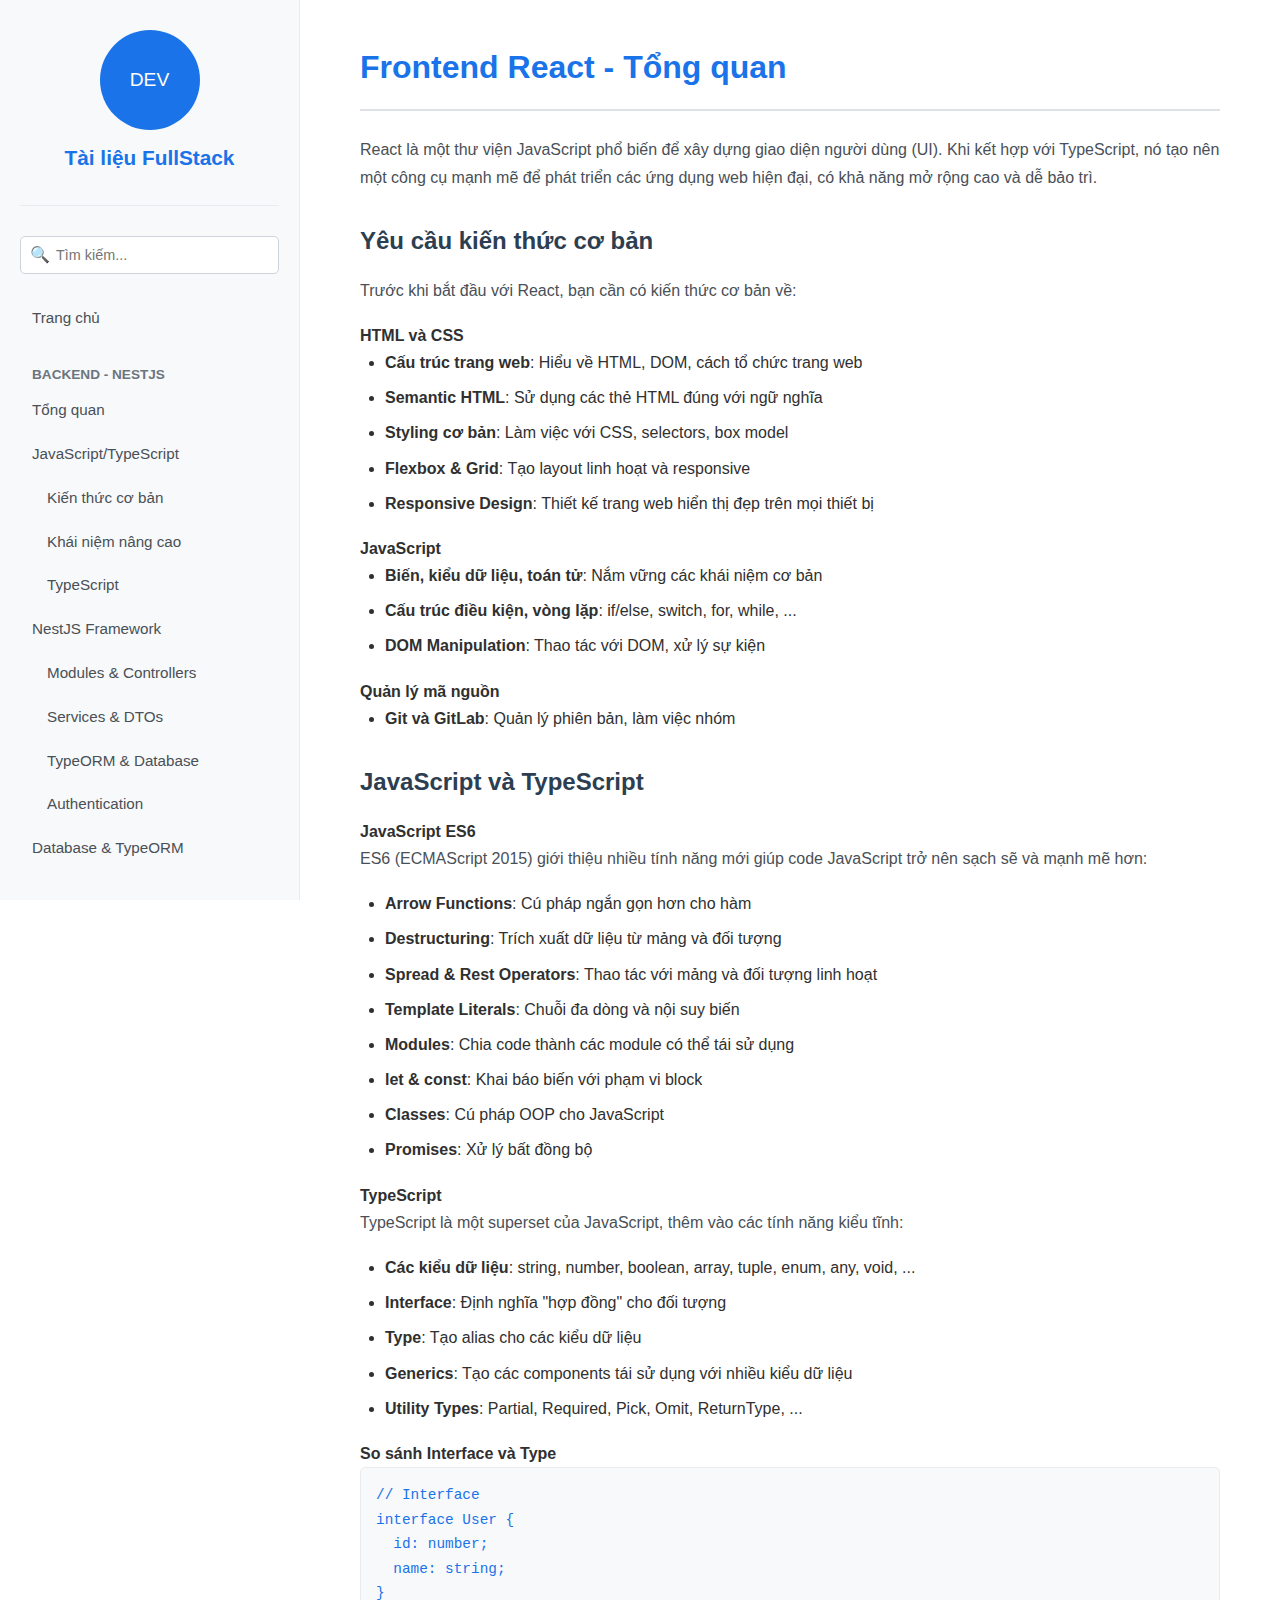
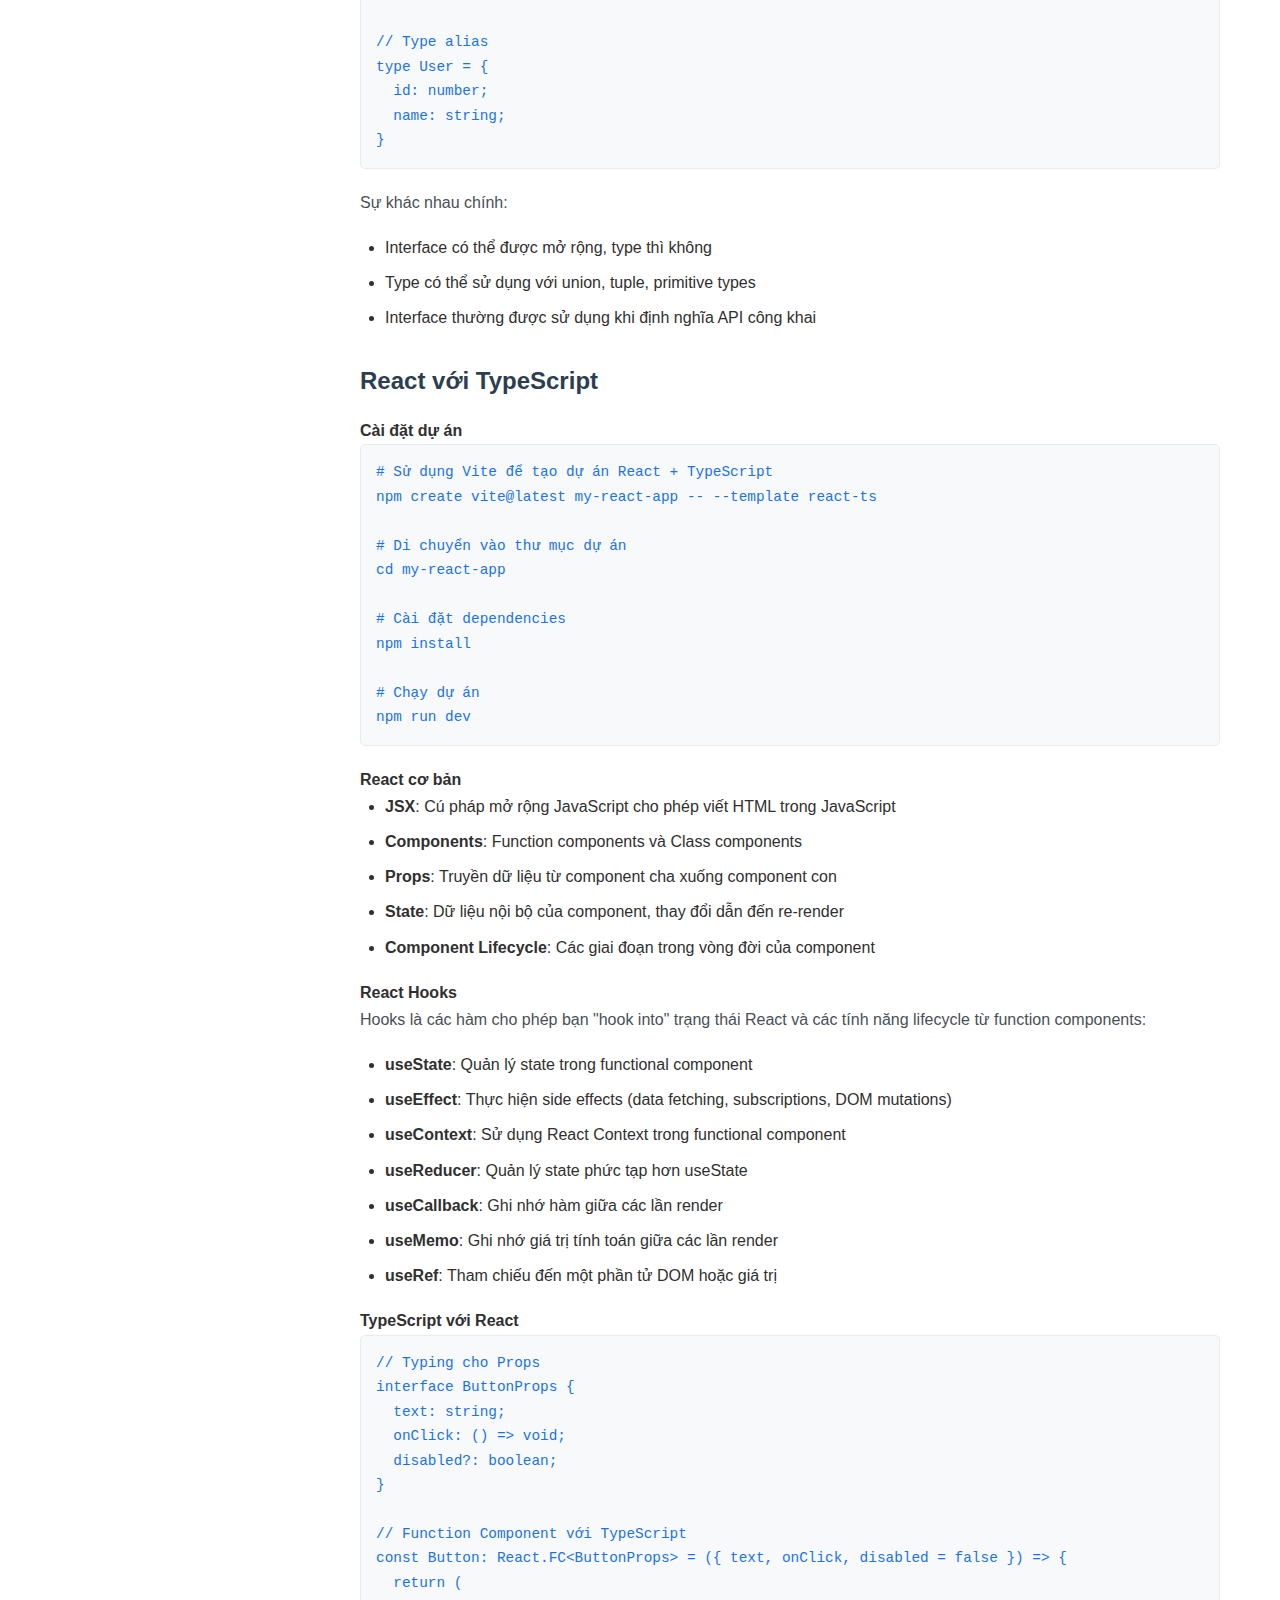
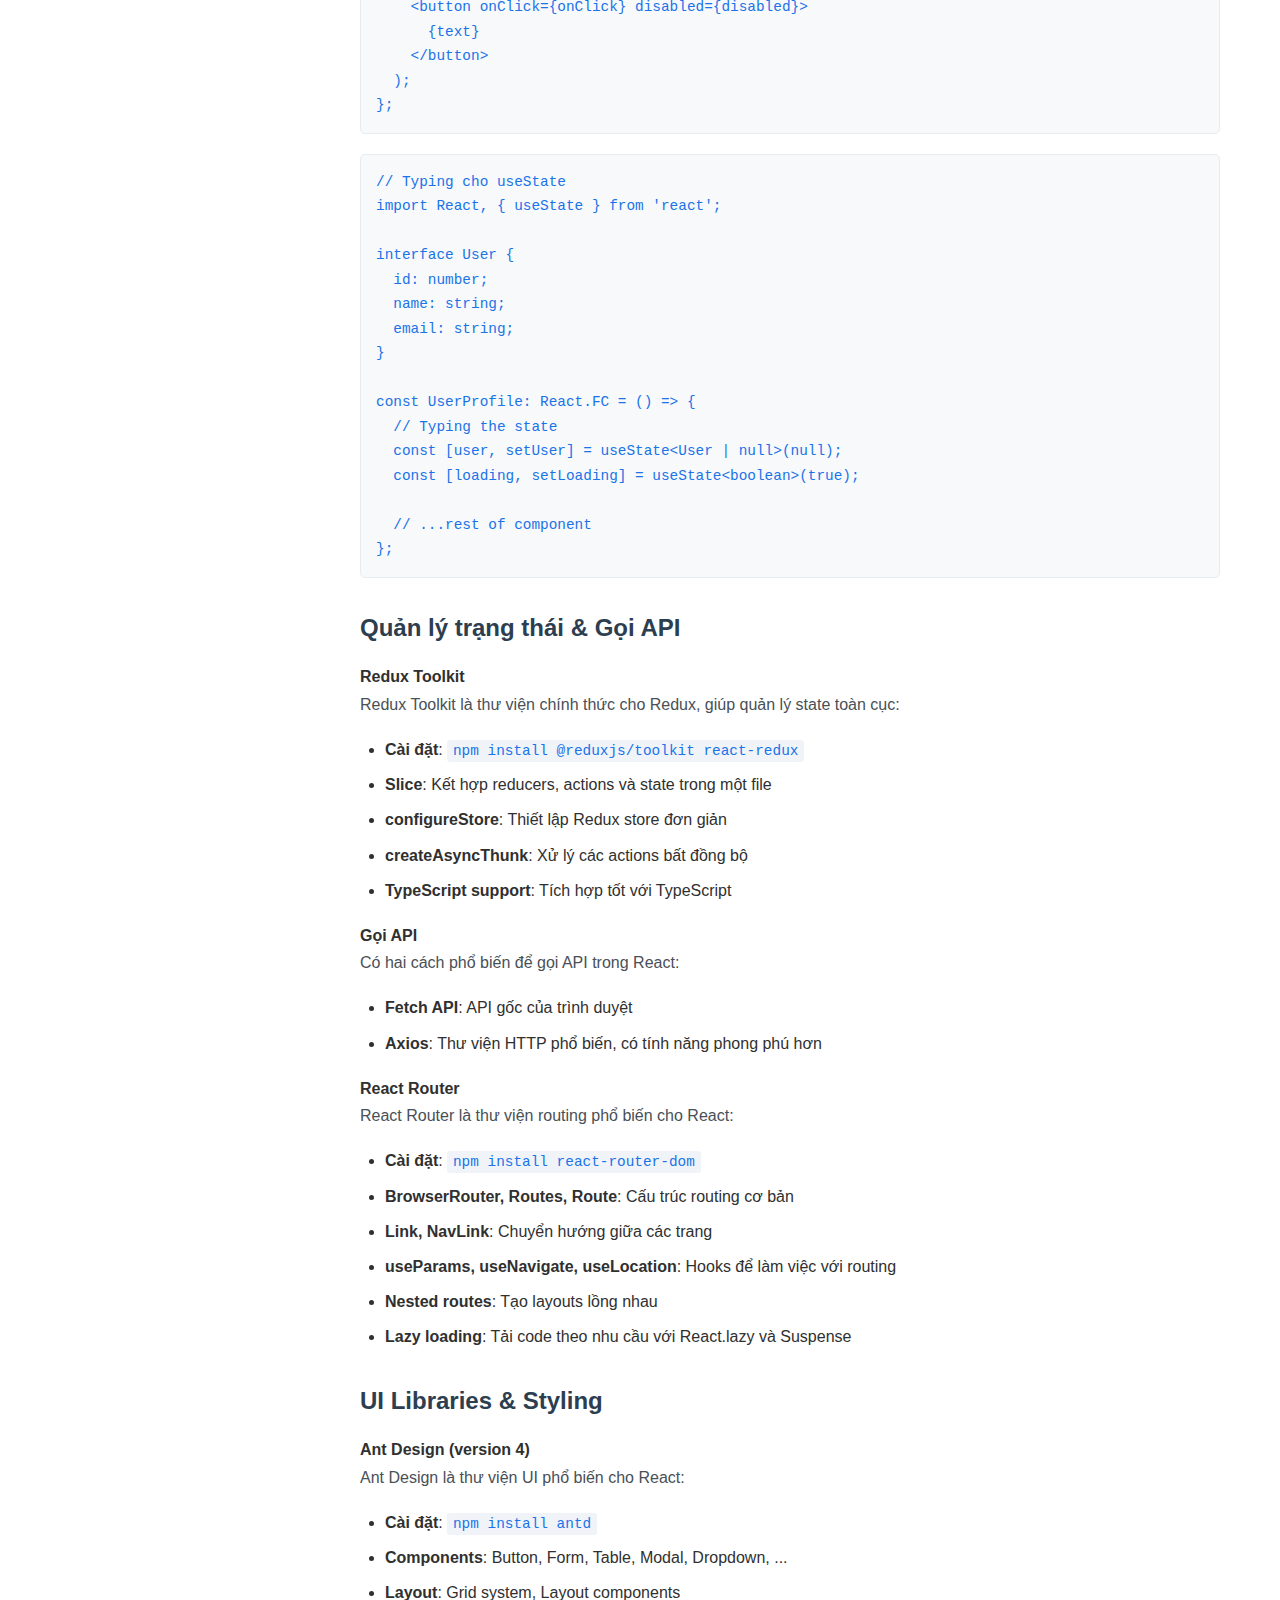
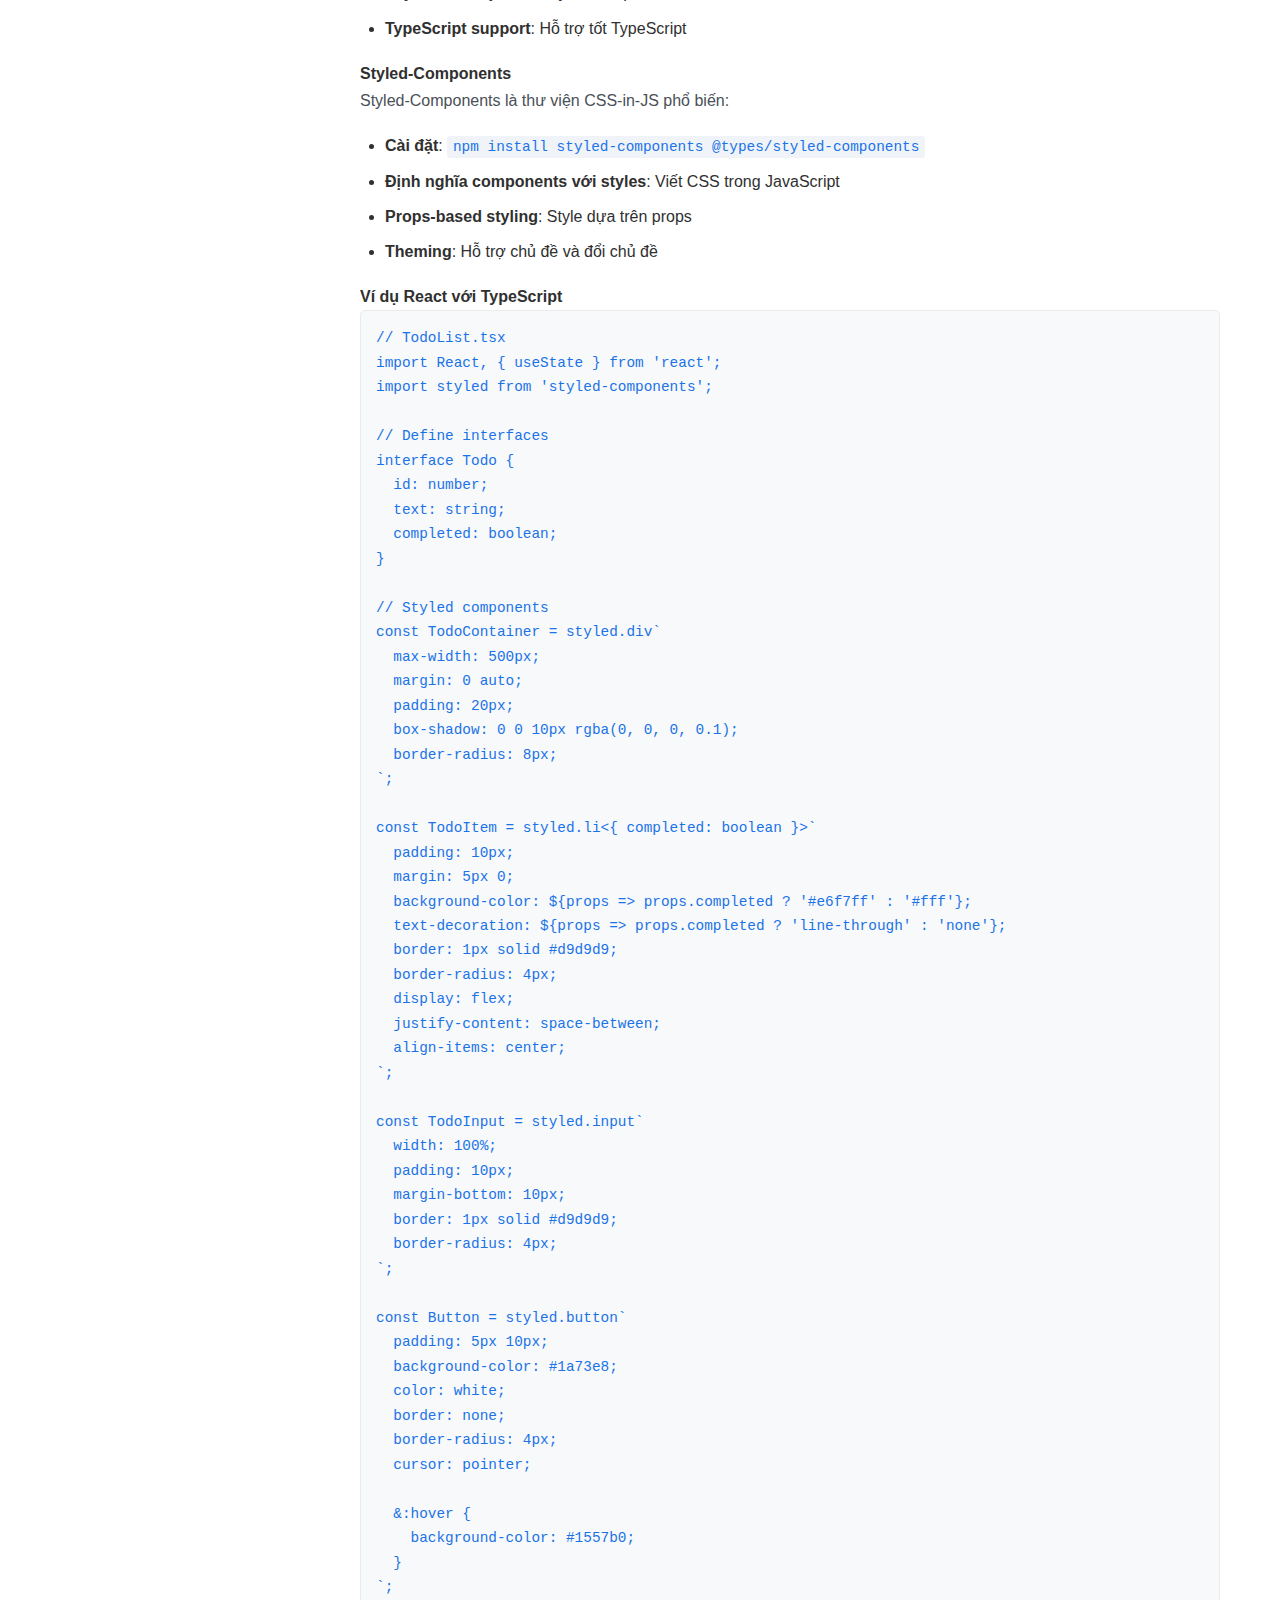
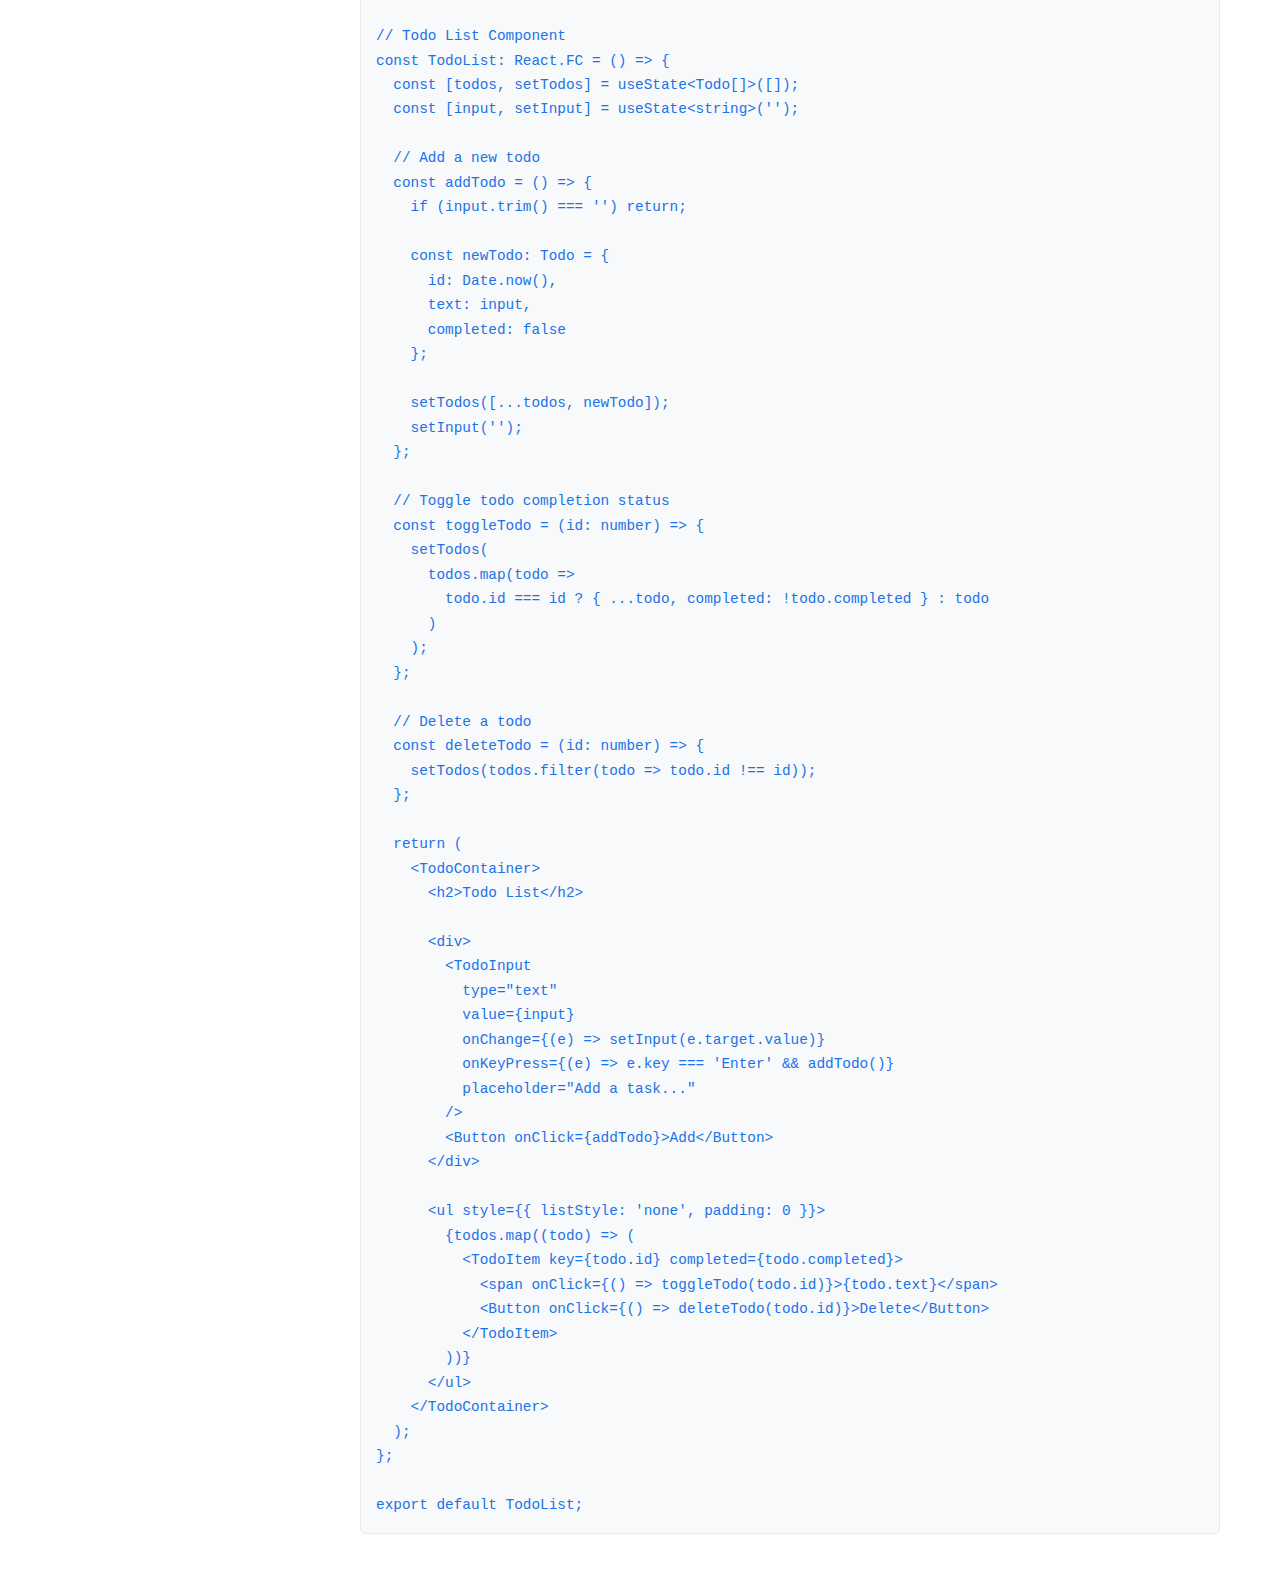
<file: frontend.html>
<!DOCTYPE html>
<html lang="vi">
<head>
    <meta charset="UTF-8">
    <meta name="viewport" content="width=device-width, initial-scale=1.0">
    <title>Frontend React - Tài liệu FullStack</title>
    <link rel="stylesheet" href="css/style.css">
</head>
<body>
    <div class="container">
        <aside class="sidebar">
            <div class="sidebar-brand">
                <!-- Thay thế bằng thẻ img thật nếu có logo -->
                <div style="width:100px; height:100px; background:#1a73e8; color:#fff; margin: 0 auto 10px; display:flex; align-items:center; justify-content:center; font-size:1.2em; border-radius:50%;">DEV</div>
                <h1 class="sidebar-title">Tài liệu FullStack</h1>
            </div>
            <div class="search-box">
                <input type="text" placeholder="Tìm kiếm...">
            </div>
            <nav>
                <ul>
                    <!-- Mục cấp 1 không có tiêu đề nhóm -->
                    <li><a href="index.html">Trang chủ</a></li>

                    <!-- Nhóm Backend -->
                    <li class="nav-section-title">Backend - NestJS</li>
                    <li><a href="backend.html">Tổng quan</a></li>
                    <li>
                        <a href="backend.html#javascript-typescript">JavaScript/TypeScript</a>
                        <ul>
                            <li><a href="backend.html#kien-thuc-co-ban">Kiến thức cơ bản</a></li>
                            <li><a href="backend.html#khai-niem-nang-cao">Khái niệm nâng cao</a></li>
                            <li><a href="backend.html#typescript">TypeScript</a></li>
                        </ul>
                    </li>
                    <li>
                        <a href="backend.html#nestjs-framework">NestJS Framework</a>
                        <ul>
                            <li><a href="backend.html#modules-controllers">Modules & Controllers</a></li>
                            <li><a href="backend.html#services-dtos">Services & DTOs</a></li>
                            <li><a href="backend.html#typeorm-database">TypeORM & Database</a></li>
                            <li><a href="backend.html#authentication">Authentication</a></li>
                        </ul>
                    </li>
                    <li><a href="backend.html#database-typeorm">Database & TypeORM</a></li>

                    <!-- Nhóm Frontend -->
                    <li class="nav-section-title">Frontend - React</li>
                    <li><a href="frontend.html" class="active">Tổng quan</a></li>
                    <li>
                        <a href="frontend.html#javascript-typescript">JavaScript & TypeScript</a>
                        <ul>
                            <li><a href="frontend.html#es6-typescript">ES6 & TypeScript</a></li>
                            <li><a href="frontend.html#kieu-du-lieu-interface">Kiểu dữ liệu & Interface</a></li>
                        </ul>
                    </li>
                    <li>
                        <a href="frontend.html#react-typescript">React & TypeScript</a>
                        <ul>
                            <li><a href="frontend.html#components-props">Components & Props</a></li>
                            <li><a href="frontend.html#state-hooks">State & Hooks</a></li>
                            <li><a href="frontend.html#redux-toolkit">Redux Toolkit</a></li>
                        </ul>
                    </li>
                    <li><a href="frontend.html#ui-libraries-styling">UI Libraries & Styling</a></li>

                    <!-- Nhóm QC - Tester -->
                    <li class="nav-section-title">QC - Tester</li>
                    <li><a href="qc-tester.html">Tổng quan</a></li>
                    <li><a href="qc-tester.html#kien-thuc-ve-kiem-thu">Kiến thức về kiểm thử</a></li>
                    <li><a href="qc-tester.html#cong-cu-kiem-thu">Công cụ kiểm thử</a></li>
                    <li><a href="qc-tester.html#quy-trinh-kiem-thu">Quy trình kiểm thử</a></li>
                </ul>
            </nav>
        </aside>
        <main class="content">
            <article>
                <h2>Frontend React - Tổng quan</h2>

                <p>React là một thư viện JavaScript phổ biến để xây dựng giao diện người dùng (UI). Khi kết hợp với TypeScript, nó tạo nên một công cụ mạnh mẽ để phát triển các ứng dụng web hiện đại, có khả năng mở rộng cao và dễ bảo trì.</p>

                <h3>Yêu cầu kiến thức cơ bản</h3>

                <p>Trước khi bắt đầu với React, bạn cần có kiến thức cơ bản về:</p>

                <h4>HTML và CSS</h4>
                <ul>
                    <li><strong>Cấu trúc trang web</strong>: Hiểu về HTML, DOM, cách tổ chức trang web</li>
                    <li><strong>Semantic HTML</strong>: Sử dụng các thẻ HTML đúng với ngữ nghĩa</li>
                    <li><strong>Styling cơ bản</strong>: Làm việc với CSS, selectors, box model</li>
                    <li><strong>Flexbox & Grid</strong>: Tạo layout linh hoạt và responsive</li>
                    <li><strong>Responsive Design</strong>: Thiết kế trang web hiển thị đẹp trên mọi thiết bị</li>
                </ul>

                <h4>JavaScript</h4>
                <ul>
                    <li><strong>Biến, kiểu dữ liệu, toán tử</strong>: Nắm vững các khái niệm cơ bản</li>
                    <li><strong>Cấu trúc điều kiện, vòng lặp</strong>: if/else, switch, for, while, ...</li>
                    <li><strong>DOM Manipulation</strong>: Thao tác với DOM, xử lý sự kiện</li>
                </ul>

                <h4>Quản lý mã nguồn</h4>
                <ul>
                    <li><strong>Git và GitLab</strong>: Quản lý phiên bản, làm việc nhóm</li>
                </ul>

                <h3 id="javascript-typescript">JavaScript và TypeScript</h3>

                <h4 id="es6-typescript">JavaScript ES6</h4>
                <p>ES6 (ECMAScript 2015) giới thiệu nhiều tính năng mới giúp code JavaScript trở nên sạch sẽ và mạnh mẽ hơn:</p>
                <ul>
                    <li><strong>Arrow Functions</strong>: Cú pháp ngắn gọn hơn cho hàm</li>
                    <li><strong>Destructuring</strong>: Trích xuất dữ liệu từ mảng và đối tượng</li>
                    <li><strong>Spread & Rest Operators</strong>: Thao tác với mảng và đối tượng linh hoạt</li>
                    <li><strong>Template Literals</strong>: Chuỗi đa dòng và nội suy biến</li>
                    <li><strong>Modules</strong>: Chia code thành các module có thể tái sử dụng</li>
                    <li><strong>let & const</strong>: Khai báo biến với phạm vi block</li>
                    <li><strong>Classes</strong>: Cú pháp OOP cho JavaScript</li>
                    <li><strong>Promises</strong>: Xử lý bất đồng bộ</li>
                </ul>

                <h4>TypeScript</h4>
                <p>TypeScript là một superset của JavaScript, thêm vào các tính năng kiểu tĩnh:</p>
                <ul>
                    <li><strong>Các kiểu dữ liệu</strong>: string, number, boolean, array, tuple, enum, any, void, ...</li>
                    <li><strong>Interface</strong>: Định nghĩa "hợp đồng" cho đối tượng</li>
                    <li><strong>Type</strong>: Tạo alias cho các kiểu dữ liệu</li>
                    <li><strong>Generics</strong>: Tạo các components tái sử dụng với nhiều kiểu dữ liệu</li>
                    <li><strong>Utility Types</strong>: Partial, Required, Pick, Omit, ReturnType, ...</li>
                </ul>

                <h4 id="kieu-du-lieu-interface">So sánh Interface và Type</h4>
                <pre><code>// Interface
interface User {
  id: number;
  name: string;
}

// Type alias
type User = {
  id: number;
  name: string;
}</code></pre>

                <p>Sự khác nhau chính:</p>
                <ul>
                    <li>Interface có thể được mở rộng, type thì không</li>
                    <li>Type có thể sử dụng với union, tuple, primitive types</li>
                    <li>Interface thường được sử dụng khi định nghĩa API công khai</li>
                </ul>

                <h3 id="react-typescript">React với TypeScript</h3>

                <h4>Cài đặt dự án</h4>
                <pre><code># Sử dụng Vite để tạo dự án React + TypeScript
npm create vite@latest my-react-app -- --template react-ts

# Di chuyển vào thư mục dự án
cd my-react-app

# Cài đặt dependencies
npm install

# Chạy dự án
npm run dev</code></pre>

                <h4>React cơ bản</h4>
                <ul>
                    <li><strong>JSX</strong>: Cú pháp mở rộng JavaScript cho phép viết HTML trong JavaScript</li>
                    <li><strong>Components</strong>: Function components và Class components</li>
                    <li><strong>Props</strong>: Truyền dữ liệu từ component cha xuống component con</li>
                    <li><strong>State</strong>: Dữ liệu nội bộ của component, thay đổi dẫn đến re-render</li>
                    <li><strong>Component Lifecycle</strong>: Các giai đoạn trong vòng đời của component</li>
                </ul>

                <h4>React Hooks</h4>
                <p>Hooks là các hàm cho phép bạn "hook into" trạng thái React và các tính năng lifecycle từ function components:</p>
                <ul>
                    <li><strong>useState</strong>: Quản lý state trong functional component</li>
                    <li><strong>useEffect</strong>: Thực hiện side effects (data fetching, subscriptions, DOM mutations)</li>
                    <li><strong>useContext</strong>: Sử dụng React Context trong functional component</li>
                    <li><strong>useReducer</strong>: Quản lý state phức tạp hơn useState</li>
                    <li><strong>useCallback</strong>: Ghi nhớ hàm giữa các lần render</li>
                    <li><strong>useMemo</strong>: Ghi nhớ giá trị tính toán giữa các lần render</li>
                    <li><strong>useRef</strong>: Tham chiếu đến một phần tử DOM hoặc giá trị</li>
                </ul>

                <h4 id="components-props">TypeScript với React</h4>
                <pre><code>// Typing cho Props
interface ButtonProps {
  text: string;
  onClick: () => void;
  disabled?: boolean;
}

// Function Component với TypeScript
const Button: React.FC&lt;ButtonProps&gt; = ({ text, onClick, disabled = false }) => {
  return (
    &lt;button onClick={onClick} disabled={disabled}&gt;
      {text}
    &lt;/button&gt;
  );
};</code></pre>

                <pre><code>// Typing cho useState
import React, { useState } from 'react';

interface User {
  id: number;
  name: string;
  email: string;
}

const UserProfile: React.FC = () => {
  // Typing the state
  const [user, setUser] = useState&lt;User | null&gt;(null);
  const [loading, setLoading] = useState&lt;boolean&gt;(true);

  // ...rest of component
};</code></pre>

                <h3>Quản lý trạng thái & Gọi API</h3>

                <h4 id="state-hooks">Redux Toolkit</h4>
                <p>Redux Toolkit là thư viện chính thức cho Redux, giúp quản lý state toàn cục:</p>
                <ul>
                    <li><strong>Cài đặt</strong>: <code>npm install @reduxjs/toolkit react-redux</code></li>
                    <li><strong>Slice</strong>: Kết hợp reducers, actions và state trong một file</li>
                    <li><strong>configureStore</strong>: Thiết lập Redux store đơn giản</li>
                    <li><strong>createAsyncThunk</strong>: Xử lý các actions bất đồng bộ</li>
                    <li><strong>TypeScript support</strong>: Tích hợp tốt với TypeScript</li>
                </ul>

                <h4>Gọi API</h4>
                <p>Có hai cách phổ biến để gọi API trong React:</p>
                <ul>
                    <li><strong>Fetch API</strong>: API gốc của trình duyệt</li>
                    <li><strong>Axios</strong>: Thư viện HTTP phổ biến, có tính năng phong phú hơn</li>
                </ul>

                <h4 id="redux-toolkit">React Router</h4>
                <p>React Router là thư viện routing phổ biến cho React:</p>
                <ul>
                    <li><strong>Cài đặt</strong>: <code>npm install react-router-dom</code></li>
                    <li><strong>BrowserRouter, Routes, Route</strong>: Cấu trúc routing cơ bản</li>
                    <li><strong>Link, NavLink</strong>: Chuyển hướng giữa các trang</li>
                    <li><strong>useParams, useNavigate, useLocation</strong>: Hooks để làm việc với routing</li>
                    <li><strong>Nested routes</strong>: Tạo layouts lồng nhau</li>
                    <li><strong>Lazy loading</strong>: Tải code theo nhu cầu với React.lazy và Suspense</li>
                </ul>

                <h3 id="ui-libraries-styling">UI Libraries & Styling</h3>

                <h4>Ant Design (version 4)</h4>
                <p>Ant Design là thư viện UI phổ biến cho React:</p>
                <ul>
                    <li><strong>Cài đặt</strong>: <code>npm install antd</code></li>
                    <li><strong>Components</strong>: Button, Form, Table, Modal, Dropdown, ...</li>
                    <li><strong>Layout</strong>: Grid system, Layout components</li>
                    <li><strong>TypeScript support</strong>: Hỗ trợ tốt TypeScript</li>
                </ul>

                <h4>Styled-Components</h4>
                <p>Styled-Components là thư viện CSS-in-JS phổ biến:</p>
                <ul>
                    <li><strong>Cài đặt</strong>: <code>npm install styled-components @types/styled-components</code></li>
                    <li><strong>Định nghĩa components với styles</strong>: Viết CSS trong JavaScript</li>
                    <li><strong>Props-based styling</strong>: Style dựa trên props</li>
                    <li><strong>Theming</strong>: Hỗ trợ chủ đề và đổi chủ đề</li>
                </ul>

                <h4>Ví dụ React với TypeScript</h4>
                <pre><code>// TodoList.tsx
import React, { useState } from 'react';
import styled from 'styled-components';

// Define interfaces
interface Todo {
  id: number;
  text: string;
  completed: boolean;
}

// Styled components
const TodoContainer = styled.div`
  max-width: 500px;
  margin: 0 auto;
  padding: 20px;
  box-shadow: 0 0 10px rgba(0, 0, 0, 0.1);
  border-radius: 8px;
`;

const TodoItem = styled.li&lt;{ completed: boolean }&gt;`
  padding: 10px;
  margin: 5px 0;
  background-color: ${props => props.completed ? '#e6f7ff' : '#fff'};
  text-decoration: ${props => props.completed ? 'line-through' : 'none'};
  border: 1px solid #d9d9d9;
  border-radius: 4px;
  display: flex;
  justify-content: space-between;
  align-items: center;
`;

const TodoInput = styled.input`
  width: 100%;
  padding: 10px;
  margin-bottom: 10px;
  border: 1px solid #d9d9d9;
  border-radius: 4px;
`;

const Button = styled.button`
  padding: 5px 10px;
  background-color: #1a73e8;
  color: white;
  border: none;
  border-radius: 4px;
  cursor: pointer;

  &:hover {
    background-color: #1557b0;
  }
`;

// Todo List Component
const TodoList: React.FC = () => {
  const [todos, setTodos] = useState&lt;Todo[]&gt;([]);
  const [input, setInput] = useState&lt;string&gt;('');

  // Add a new todo
  const addTodo = () => {
    if (input.trim() === '') return;

    const newTodo: Todo = {
      id: Date.now(),
      text: input,
      completed: false
    };

    setTodos([...todos, newTodo]);
    setInput('');
  };

  // Toggle todo completion status
  const toggleTodo = (id: number) => {
    setTodos(
      todos.map(todo =>
        todo.id === id ? { ...todo, completed: !todo.completed } : todo
      )
    );
  };

  // Delete a todo
  const deleteTodo = (id: number) => {
    setTodos(todos.filter(todo => todo.id !== id));
  };

  return (
    &lt;TodoContainer&gt;
      &lt;h2&gt;Todo List&lt;/h2&gt;

      &lt;div&gt;
        &lt;TodoInput
          type="text"
          value={input}
          onChange={(e) => setInput(e.target.value)}
          onKeyPress={(e) => e.key === 'Enter' && addTodo()}
          placeholder="Add a task..."
        /&gt;
        &lt;Button onClick={addTodo}&gt;Add&lt;/Button&gt;
      &lt;/div&gt;

      &lt;ul style={{ listStyle: 'none', padding: 0 }}&gt;
        {todos.map((todo) => (
          &lt;TodoItem key={todo.id} completed={todo.completed}&gt;
            &lt;span onClick={() => toggleTodo(todo.id)}&gt;{todo.text}&lt;/span&gt;
            &lt;Button onClick={() => deleteTodo(todo.id)}&gt;Delete&lt;/Button&gt;
          &lt;/TodoItem&gt;
        ))}
      &lt;/ul&gt;
    &lt;/TodoContainer&gt;
  );
};

export default TodoList;</code></pre>
            </article>
        </main>
    </div>
</body>
</html>
</file>
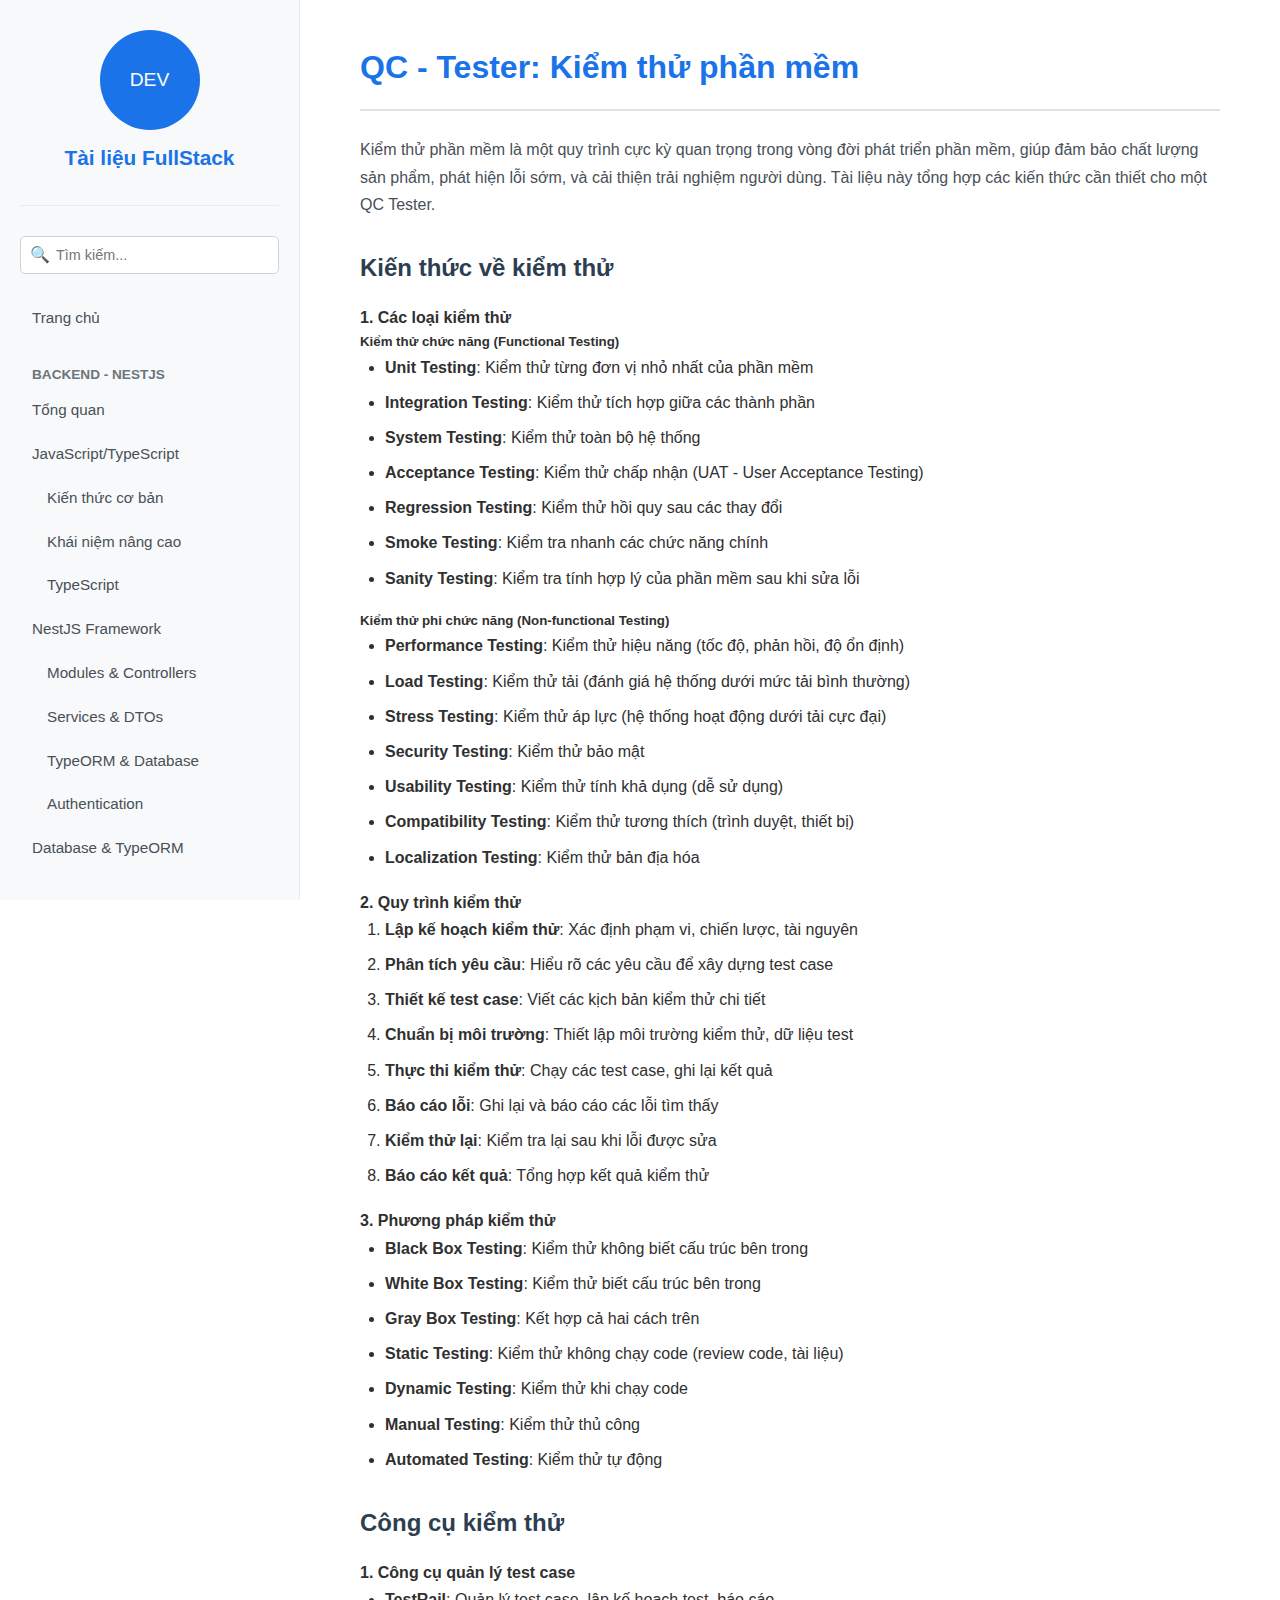
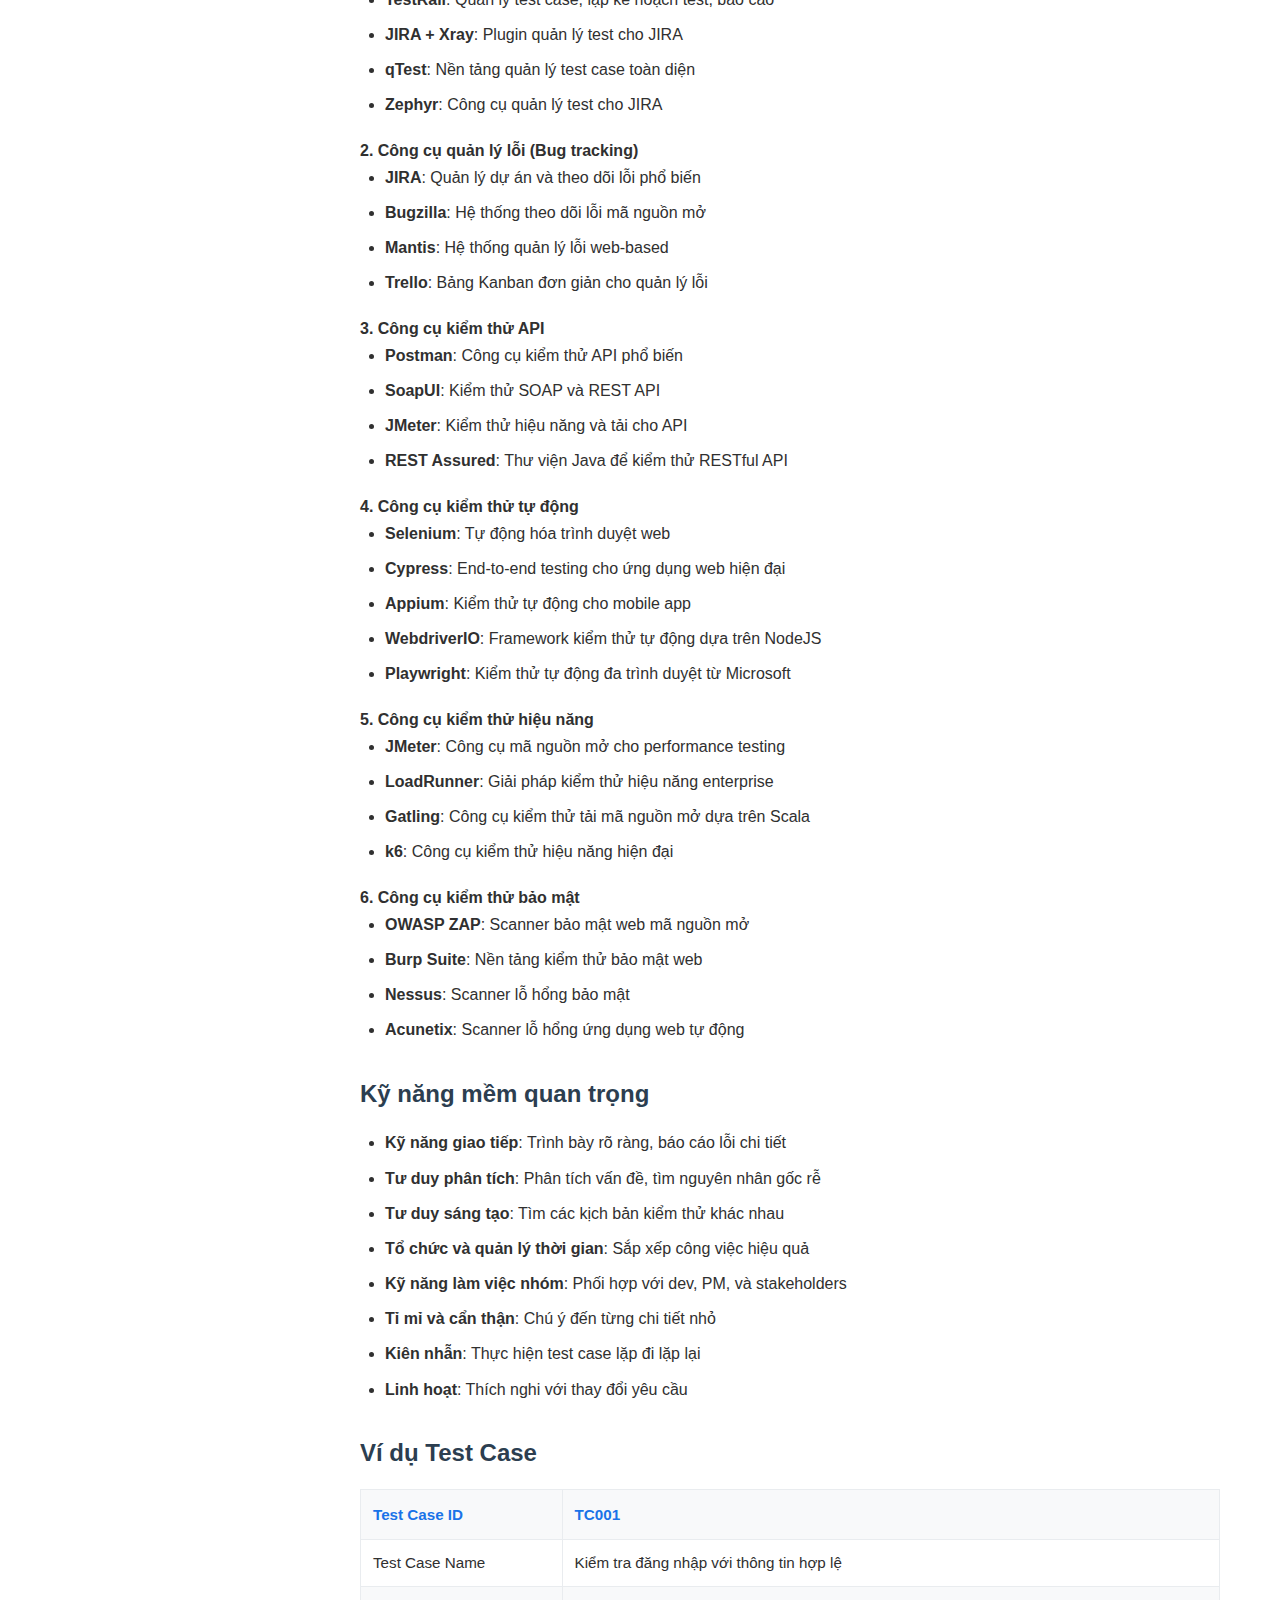
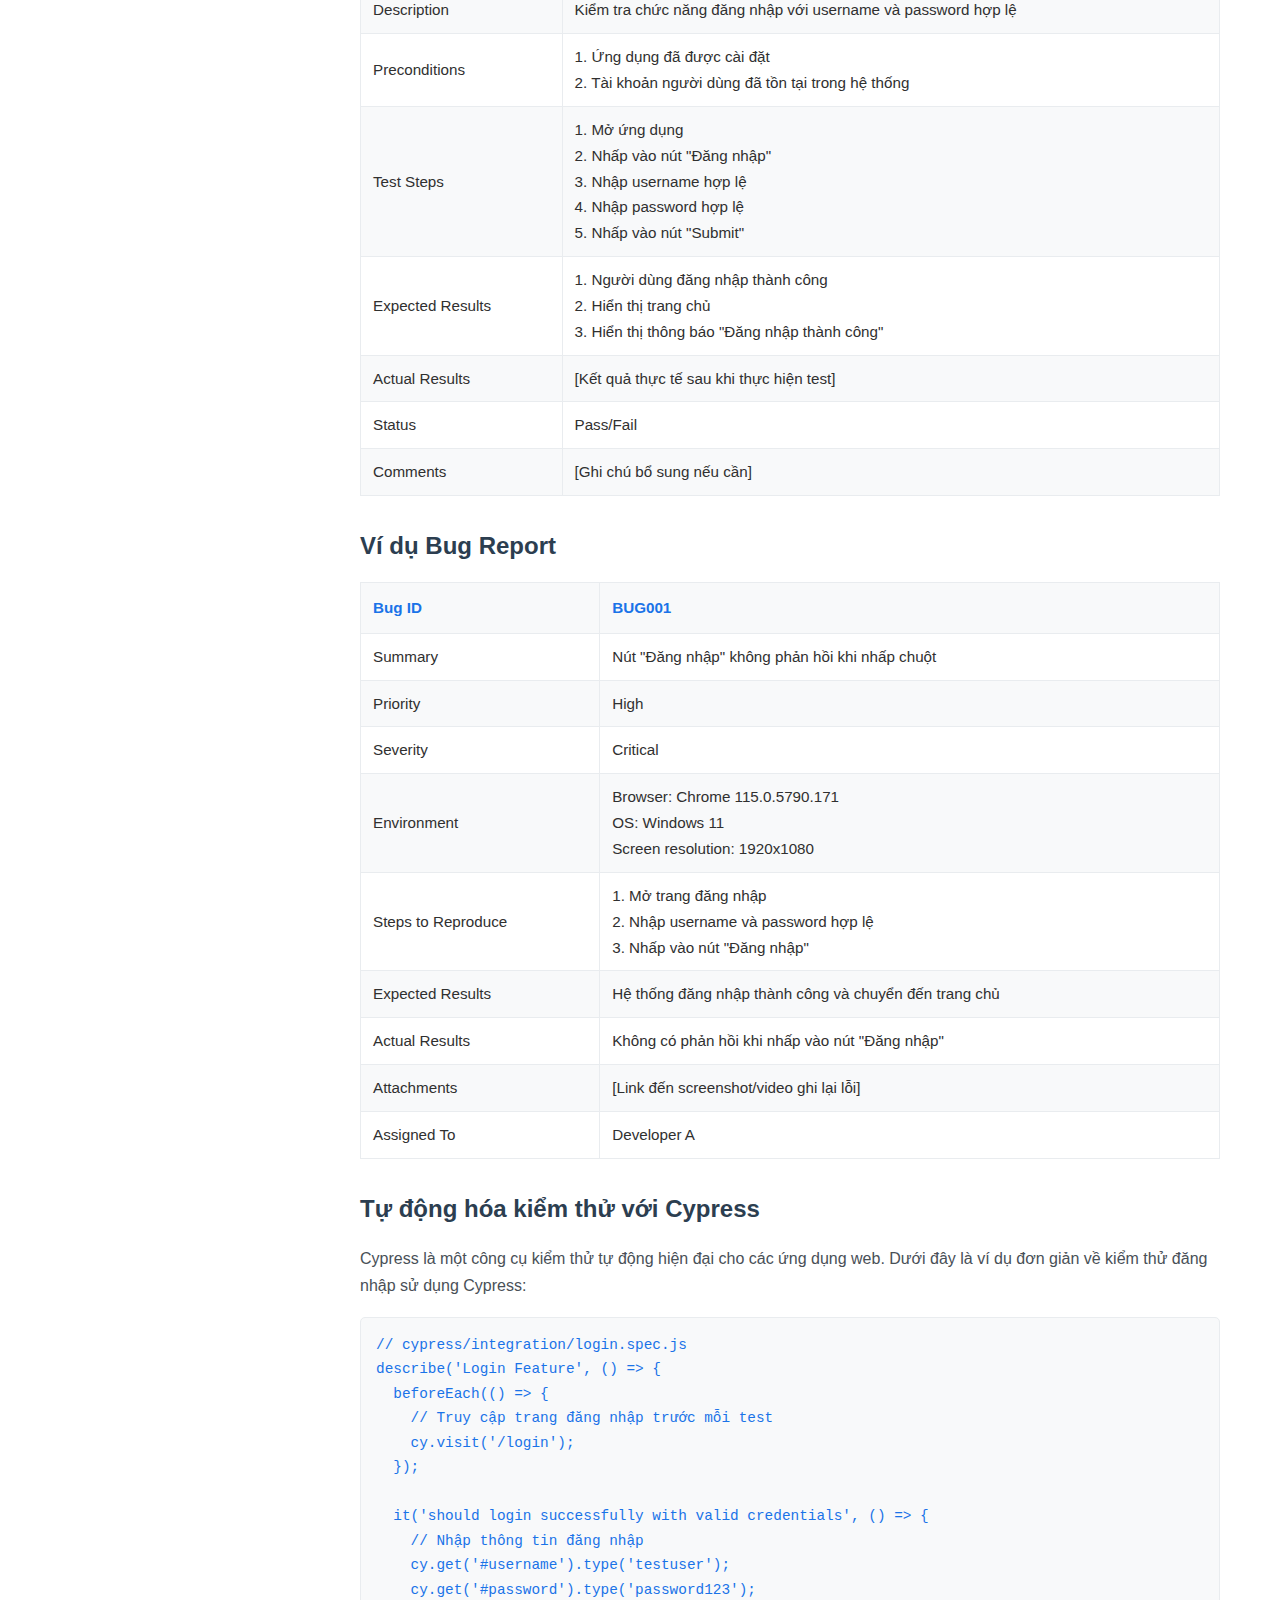
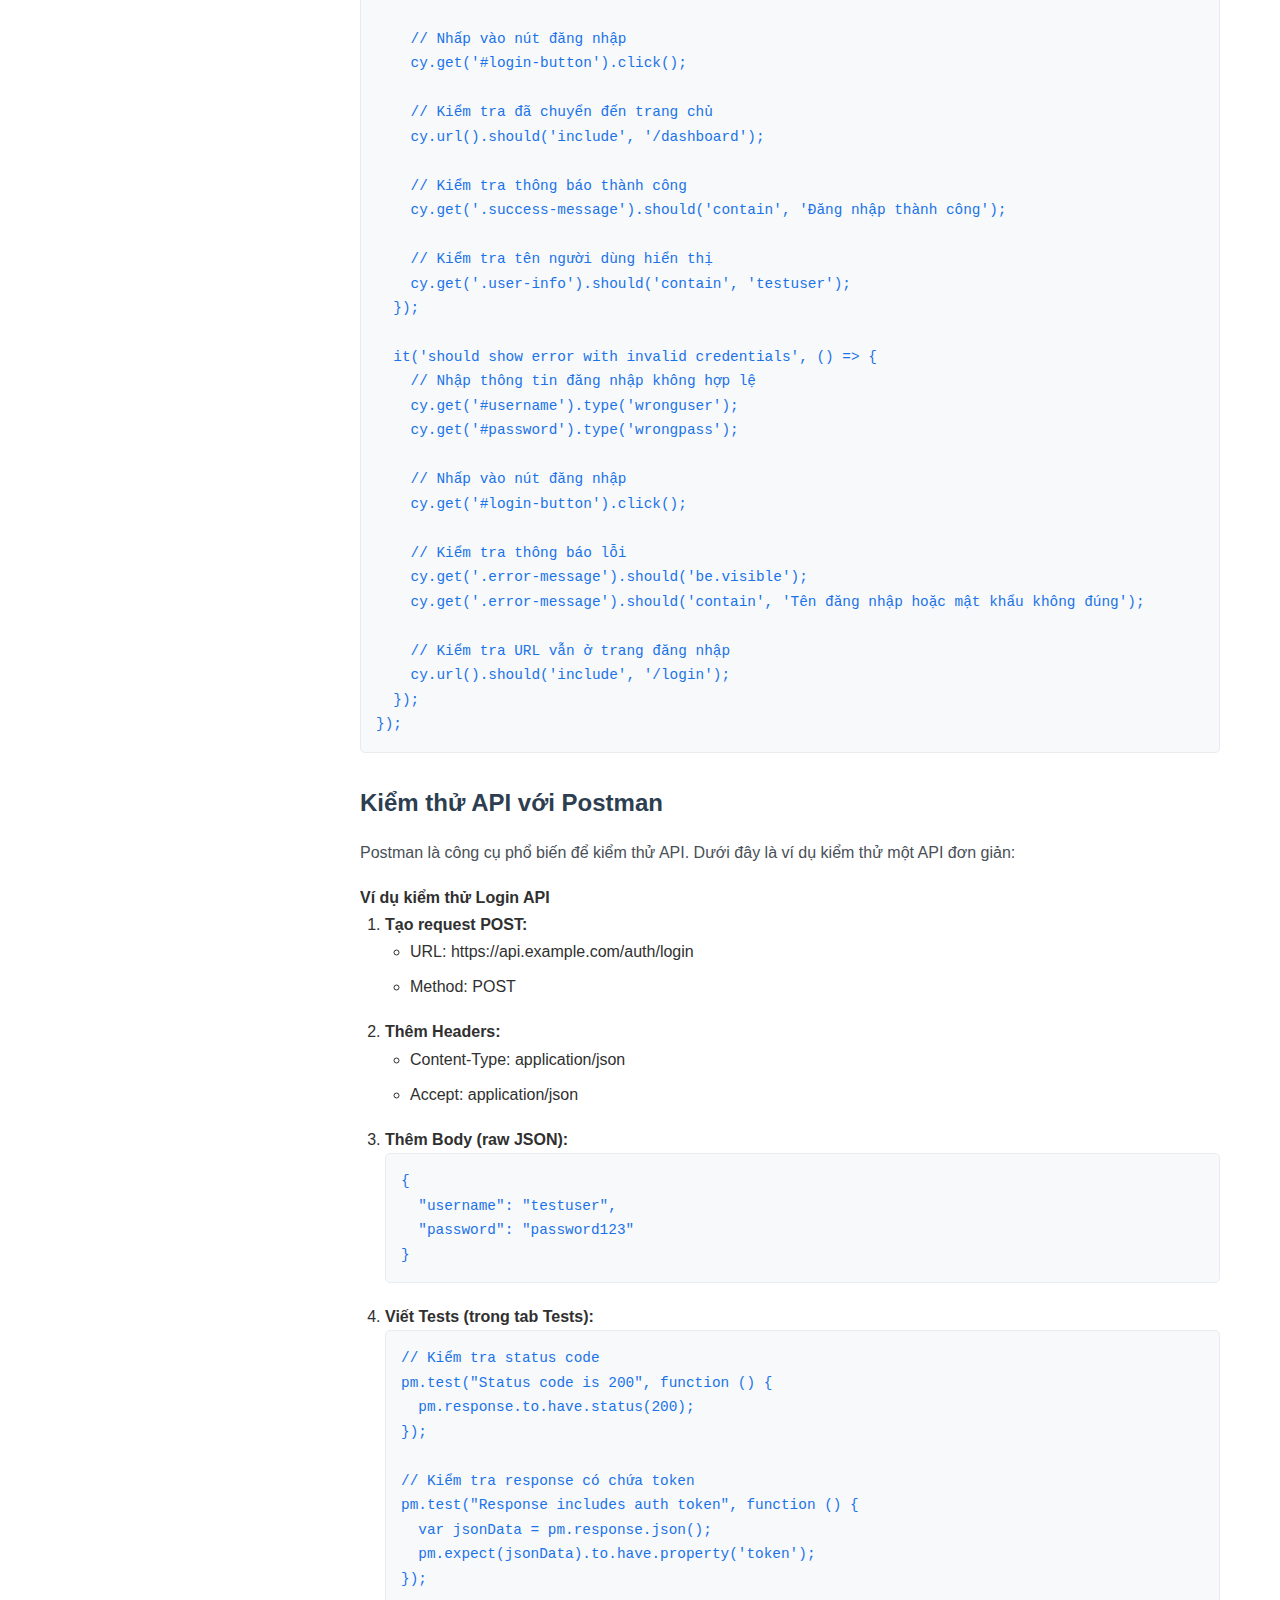
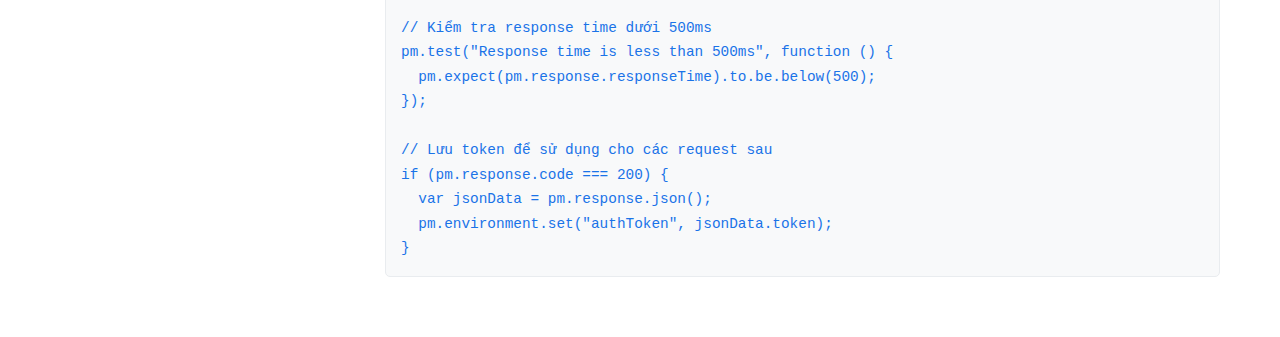
<file: qc-tester.html>
<!DOCTYPE html>
<html lang="vi">
<head>
    <meta charset="UTF-8">
    <meta name="viewport" content="width=device-width, initial-scale=1.0">
    <title>QC Tester - Tài liệu FullStack</title>
    <link rel="stylesheet" href="css/style.css">
</head>
<body>
    <div class="container">
        <aside class="sidebar">
            <div class="sidebar-brand">
                <!-- Thay thế bằng thẻ img thật nếu có logo -->
                <div style="width:100px; height:100px; background:#1a73e8; color:#fff; margin: 0 auto 10px; display:flex; align-items:center; justify-content:center; font-size:1.2em; border-radius:50%;">DEV</div>
                <h1 class="sidebar-title">Tài liệu FullStack</h1>
            </div>
            <div class="search-box">
                <input type="text" placeholder="Tìm kiếm...">
            </div>
            <nav>
                <ul>
                    <!-- Mục cấp 1 không có tiêu đề nhóm -->
                    <li><a href="index.html">Trang chủ</a></li>

                    <!-- Nhóm Backend -->
                    <li class="nav-section-title">Backend - NestJS</li>
                    <li><a href="backend.html">Tổng quan</a></li>
                    <li>
                        <a href="backend.html#javascript-typescript">JavaScript/TypeScript</a>
                        <ul>
                            <li><a href="backend.html#kien-thuc-co-ban">Kiến thức cơ bản</a></li>
                            <li><a href="backend.html#khai-niem-nang-cao">Khái niệm nâng cao</a></li>
                            <li><a href="backend.html#typescript">TypeScript</a></li>
                        </ul>
                    </li>
                    <li>
                        <a href="backend.html#nestjs-framework">NestJS Framework</a>
                        <ul>
                            <li><a href="backend.html#modules-controllers">Modules & Controllers</a></li>
                            <li><a href="backend.html#services-dtos">Services & DTOs</a></li>
                            <li><a href="backend.html#typeorm-database">TypeORM & Database</a></li>
                            <li><a href="backend.html#authentication">Authentication</a></li>
                        </ul>
                    </li>
                    <li><a href="backend.html#database-typeorm">Database & TypeORM</a></li>

                    <!-- Nhóm Frontend -->
                    <li class="nav-section-title">Frontend - React</li>
                    <li><a href="frontend.html">Tổng quan</a></li>
                    <li>
                        <a href="frontend.html#javascript-typescript">JavaScript & TypeScript</a>
                        <ul>
                            <li><a href="frontend.html#es6-typescript">ES6 & TypeScript</a></li>
                            <li><a href="frontend.html#kieu-du-lieu-interface">Kiểu dữ liệu & Interface</a></li>
                        </ul>
                    </li>
                    <li>
                        <a href="frontend.html#react-typescript">React & TypeScript</a>
                        <ul>
                            <li><a href="frontend.html#components-props">Components & Props</a></li>
                            <li><a href="frontend.html#state-hooks">State & Hooks</a></li>
                            <li><a href="frontend.html#redux-toolkit">Redux Toolkit</a></li>
                        </ul>
                    </li>
                    <li><a href="frontend.html#ui-libraries-styling">UI Libraries & Styling</a></li>

                    <!-- Nhóm QC - Tester -->
                    <li class="nav-section-title">QC - Tester</li>
                    <li><a href="qc-tester.html" class="active">Tổng quan</a></li>
                    <li><a href="qc-tester.html#kien-thuc-ve-kiem-thu">Kiến thức về kiểm thử</a></li>
                    <li><a href="qc-tester.html#cong-cu-kiem-thu">Công cụ kiểm thử</a></li>
                    <li><a href="qc-tester.html#quy-trinh-kiem-thu">Quy trình kiểm thử</a></li>
                </ul>
            </nav>
        </aside>
        <main class="content">
            <article>
                <h2>QC - Tester: Kiểm thử phần mềm</h2>

                <p>Kiểm thử phần mềm là một quy trình cực kỳ quan trọng trong vòng đời phát triển phần mềm, giúp đảm bảo chất lượng sản phẩm, phát hiện lỗi sớm, và cải thiện trải nghiệm người dùng. Tài liệu này tổng hợp các kiến thức cần thiết cho một QC Tester.</p>

                <h3>Kiến thức về kiểm thử</h3>

                <h4>1. Các loại kiểm thử</h4>

                <h5>Kiểm thử chức năng (Functional Testing)</h5>
                <ul>
                    <li><strong>Unit Testing</strong>: Kiểm thử từng đơn vị nhỏ nhất của phần mềm</li>
                    <li><strong>Integration Testing</strong>: Kiểm thử tích hợp giữa các thành phần</li>
                    <li><strong>System Testing</strong>: Kiểm thử toàn bộ hệ thống</li>
                    <li><strong>Acceptance Testing</strong>: Kiểm thử chấp nhận (UAT - User Acceptance Testing)</li>
                    <li><strong>Regression Testing</strong>: Kiểm thử hồi quy sau các thay đổi</li>
                    <li><strong>Smoke Testing</strong>: Kiểm tra nhanh các chức năng chính</li>
                    <li><strong>Sanity Testing</strong>: Kiểm tra tính hợp lý của phần mềm sau khi sửa lỗi</li>
                </ul>

                <h5>Kiểm thử phi chức năng (Non-functional Testing)</h5>
                <ul>
                    <li><strong>Performance Testing</strong>: Kiểm thử hiệu năng (tốc độ, phản hồi, độ ổn định)</li>
                    <li><strong>Load Testing</strong>: Kiểm thử tải (đánh giá hệ thống dưới mức tải bình thường)</li>
                    <li><strong>Stress Testing</strong>: Kiểm thử áp lực (hệ thống hoạt động dưới tải cực đại)</li>
                    <li><strong>Security Testing</strong>: Kiểm thử bảo mật</li>
                    <li><strong>Usability Testing</strong>: Kiểm thử tính khả dụng (dễ sử dụng)</li>
                    <li><strong>Compatibility Testing</strong>: Kiểm thử tương thích (trình duyệt, thiết bị)</li>
                    <li><strong>Localization Testing</strong>: Kiểm thử bản địa hóa</li>
                </ul>

                <h4>2. Quy trình kiểm thử</h4>
                <ol>
                    <li><strong>Lập kế hoạch kiểm thử</strong>: Xác định phạm vi, chiến lược, tài nguyên</li>
                    <li><strong>Phân tích yêu cầu</strong>: Hiểu rõ các yêu cầu để xây dựng test case</li>
                    <li><strong>Thiết kế test case</strong>: Viết các kịch bản kiểm thử chi tiết</li>
                    <li><strong>Chuẩn bị môi trường</strong>: Thiết lập môi trường kiểm thử, dữ liệu test</li>
                    <li><strong>Thực thi kiểm thử</strong>: Chạy các test case, ghi lại kết quả</li>
                    <li><strong>Báo cáo lỗi</strong>: Ghi lại và báo cáo các lỗi tìm thấy</li>
                    <li><strong>Kiểm thử lại</strong>: Kiểm tra lại sau khi lỗi được sửa</li>
                    <li><strong>Báo cáo kết quả</strong>: Tổng hợp kết quả kiểm thử</li>
                </ol>

                <h4>3. Phương pháp kiểm thử</h4>
                <ul>
                    <li><strong>Black Box Testing</strong>: Kiểm thử không biết cấu trúc bên trong</li>
                    <li><strong>White Box Testing</strong>: Kiểm thử biết cấu trúc bên trong</li>
                    <li><strong>Gray Box Testing</strong>: Kết hợp cả hai cách trên</li>
                    <li><strong>Static Testing</strong>: Kiểm thử không chạy code (review code, tài liệu)</li>
                    <li><strong>Dynamic Testing</strong>: Kiểm thử khi chạy code</li>
                    <li><strong>Manual Testing</strong>: Kiểm thử thủ công</li>
                    <li><strong>Automated Testing</strong>: Kiểm thử tự động</li>
                </ul>

                <h3>Công cụ kiểm thử</h3>

                <h4>1. Công cụ quản lý test case</h4>
                <ul>
                    <li><strong>TestRail</strong>: Quản lý test case, lập kế hoạch test, báo cáo</li>
                    <li><strong>JIRA + Xray</strong>: Plugin quản lý test cho JIRA</li>
                    <li><strong>qTest</strong>: Nền tảng quản lý test case toàn diện</li>
                    <li><strong>Zephyr</strong>: Công cụ quản lý test cho JIRA</li>
                </ul>

                <h4>2. Công cụ quản lý lỗi (Bug tracking)</h4>
                <ul>
                    <li><strong>JIRA</strong>: Quản lý dự án và theo dõi lỗi phổ biến</li>
                    <li><strong>Bugzilla</strong>: Hệ thống theo dõi lỗi mã nguồn mở</li>
                    <li><strong>Mantis</strong>: Hệ thống quản lý lỗi web-based</li>
                    <li><strong>Trello</strong>: Bảng Kanban đơn giản cho quản lý lỗi</li>
                </ul>

                <h4>3. Công cụ kiểm thử API</h4>
                <ul>
                    <li><strong>Postman</strong>: Công cụ kiểm thử API phổ biến</li>
                    <li><strong>SoapUI</strong>: Kiểm thử SOAP và REST API</li>
                    <li><strong>JMeter</strong>: Kiểm thử hiệu năng và tải cho API</li>
                    <li><strong>REST Assured</strong>: Thư viện Java để kiểm thử RESTful API</li>
                </ul>

                <h4>4. Công cụ kiểm thử tự động</h4>
                <ul>
                    <li><strong>Selenium</strong>: Tự động hóa trình duyệt web</li>
                    <li><strong>Cypress</strong>: End-to-end testing cho ứng dụng web hiện đại</li>
                    <li><strong>Appium</strong>: Kiểm thử tự động cho mobile app</li>
                    <li><strong>WebdriverIO</strong>: Framework kiểm thử tự động dựa trên NodeJS</li>
                    <li><strong>Playwright</strong>: Kiểm thử tự động đa trình duyệt từ Microsoft</li>
                </ul>

                <h4>5. Công cụ kiểm thử hiệu năng</h4>
                <ul>
                    <li><strong>JMeter</strong>: Công cụ mã nguồn mở cho performance testing</li>
                    <li><strong>LoadRunner</strong>: Giải pháp kiểm thử hiệu năng enterprise</li>
                    <li><strong>Gatling</strong>: Công cụ kiểm thử tải mã nguồn mở dựa trên Scala</li>
                    <li><strong>k6</strong>: Công cụ kiểm thử hiệu năng hiện đại</li>
                </ul>

                <h4>6. Công cụ kiểm thử bảo mật</h4>
                <ul>
                    <li><strong>OWASP ZAP</strong>: Scanner bảo mật web mã nguồn mở</li>
                    <li><strong>Burp Suite</strong>: Nền tảng kiểm thử bảo mật web</li>
                    <li><strong>Nessus</strong>: Scanner lỗ hổng bảo mật</li>
                    <li><strong>Acunetix</strong>: Scanner lỗ hổng ứng dụng web tự động</li>
                </ul>

                <h3>Kỹ năng mềm quan trọng</h3>

                <ul>
                    <li><strong>Kỹ năng giao tiếp</strong>: Trình bày rõ ràng, báo cáo lỗi chi tiết</li>
                    <li><strong>Tư duy phân tích</strong>: Phân tích vấn đề, tìm nguyên nhân gốc rễ</li>
                    <li><strong>Tư duy sáng tạo</strong>: Tìm các kịch bản kiểm thử khác nhau</li>
                    <li><strong>Tổ chức và quản lý thời gian</strong>: Sắp xếp công việc hiệu quả</li>
                    <li><strong>Kỹ năng làm việc nhóm</strong>: Phối hợp với dev, PM, và stakeholders</li>
                    <li><strong>Tỉ mỉ và cẩn thận</strong>: Chú ý đến từng chi tiết nhỏ</li>
                    <li><strong>Kiên nhẫn</strong>: Thực hiện test case lặp đi lặp lại</li>
                    <li><strong>Linh hoạt</strong>: Thích nghi với thay đổi yêu cầu</li>
                </ul>

                <h3>Ví dụ Test Case</h3>

                <table>
                    <thead>
                        <tr>
                            <th>Test Case ID</th>
                            <th>TC001</th>
                        </tr>
                    </thead>
                    <tbody>
                        <tr>
                            <td>Test Case Name</td>
                            <td>Kiểm tra đăng nhập với thông tin hợp lệ</td>
                        </tr>
                        <tr>
                            <td>Description</td>
                            <td>Kiểm tra chức năng đăng nhập với username và password hợp lệ</td>
                        </tr>
                        <tr>
                            <td>Preconditions</td>
                            <td>
                                1. Ứng dụng đã được cài đặt<br>
                                2. Tài khoản người dùng đã tồn tại trong hệ thống
                            </td>
                        </tr>
                        <tr>
                            <td>Test Steps</td>
                            <td>
                                1. Mở ứng dụng<br>
                                2. Nhấp vào nút "Đăng nhập"<br>
                                3. Nhập username hợp lệ<br>
                                4. Nhập password hợp lệ<br>
                                5. Nhấp vào nút "Submit"
                            </td>
                        </tr>
                        <tr>
                            <td>Expected Results</td>
                            <td>
                                1. Người dùng đăng nhập thành công<br>
                                2. Hiển thị trang chủ<br>
                                3. Hiển thị thông báo "Đăng nhập thành công"
                            </td>
                        </tr>
                        <tr>
                            <td>Actual Results</td>
                            <td>[Kết quả thực tế sau khi thực hiện test]</td>
                        </tr>
                        <tr>
                            <td>Status</td>
                            <td>Pass/Fail</td>
                        </tr>
                        <tr>
                            <td>Comments</td>
                            <td>[Ghi chú bổ sung nếu cần]</td>
                        </tr>
                    </tbody>
                </table>

                <h3>Ví dụ Bug Report</h3>

                <table>
                    <thead>
                        <tr>
                            <th>Bug ID</th>
                            <th>BUG001</th>
                        </tr>
                    </thead>
                    <tbody>
                        <tr>
                            <td>Summary</td>
                            <td>Nút "Đăng nhập" không phản hồi khi nhấp chuột</td>
                        </tr>
                        <tr>
                            <td>Priority</td>
                            <td>High</td>
                        </tr>
                        <tr>
                            <td>Severity</td>
                            <td>Critical</td>
                        </tr>
                        <tr>
                            <td>Environment</td>
                            <td>
                                Browser: Chrome 115.0.5790.171<br>
                                OS: Windows 11<br>
                                Screen resolution: 1920x1080
                            </td>
                        </tr>
                        <tr>
                            <td>Steps to Reproduce</td>
                            <td>
                                1. Mở trang đăng nhập<br>
                                2. Nhập username và password hợp lệ<br>
                                3. Nhấp vào nút "Đăng nhập"
                            </td>
                        </tr>
                        <tr>
                            <td>Expected Results</td>
                            <td>Hệ thống đăng nhập thành công và chuyển đến trang chủ</td>
                        </tr>
                        <tr>
                            <td>Actual Results</td>
                            <td>Không có phản hồi khi nhấp vào nút "Đăng nhập"</td>
                        </tr>
                        <tr>
                            <td>Attachments</td>
                            <td>[Link đến screenshot/video ghi lại lỗi]</td>
                        </tr>
                        <tr>
                            <td>Assigned To</td>
                            <td>Developer A</td>
                        </tr>
                    </tbody>
                </table>

                <h3>Tự động hóa kiểm thử với Cypress</h3>

                <p>Cypress là một công cụ kiểm thử tự động hiện đại cho các ứng dụng web. Dưới đây là ví dụ đơn giản về kiểm thử đăng nhập sử dụng Cypress:</p>

                <pre><code>// cypress/integration/login.spec.js
describe('Login Feature', () => {
  beforeEach(() => {
    // Truy cập trang đăng nhập trước mỗi test
    cy.visit('/login');
  });

  it('should login successfully with valid credentials', () => {
    // Nhập thông tin đăng nhập
    cy.get('#username').type('testuser');
    cy.get('#password').type('password123');

    // Nhấp vào nút đăng nhập
    cy.get('#login-button').click();

    // Kiểm tra đã chuyển đến trang chủ
    cy.url().should('include', '/dashboard');

    // Kiểm tra thông báo thành công
    cy.get('.success-message').should('contain', 'Đăng nhập thành công');

    // Kiểm tra tên người dùng hiển thị
    cy.get('.user-info').should('contain', 'testuser');
  });

  it('should show error with invalid credentials', () => {
    // Nhập thông tin đăng nhập không hợp lệ
    cy.get('#username').type('wronguser');
    cy.get('#password').type('wrongpass');

    // Nhấp vào nút đăng nhập
    cy.get('#login-button').click();

    // Kiểm tra thông báo lỗi
    cy.get('.error-message').should('be.visible');
    cy.get('.error-message').should('contain', 'Tên đăng nhập hoặc mật khẩu không đúng');

    // Kiểm tra URL vẫn ở trang đăng nhập
    cy.url().should('include', '/login');
  });
});</code></pre>

                <h3>Kiểm thử API với Postman</h3>

                <p>Postman là công cụ phổ biến để kiểm thử API. Dưới đây là ví dụ kiểm thử một API đơn giản:</p>

                <h4>Ví dụ kiểm thử Login API</h4>

                <ol>
                    <li>
                        <strong>Tạo request POST:</strong>
                        <ul>
                            <li>URL: https://api.example.com/auth/login</li>
                            <li>Method: POST</li>
                        </ul>
                    </li>
                    <li>
                        <strong>Thêm Headers:</strong>
                        <ul>
                            <li>Content-Type: application/json</li>
                            <li>Accept: application/json</li>
                        </ul>
                    </li>
                    <li>
                        <strong>Thêm Body (raw JSON):</strong>
                        <pre><code>{
  "username": "testuser",
  "password": "password123"
}</code></pre>
                    </li>
                    <li>
                        <strong>Viết Tests (trong tab Tests):</strong>
                        <pre><code>// Kiểm tra status code
pm.test("Status code is 200", function () {
  pm.response.to.have.status(200);
});

// Kiểm tra response có chứa token
pm.test("Response includes auth token", function () {
  var jsonData = pm.response.json();
  pm.expect(jsonData).to.have.property('token');
});

// Kiểm tra response time dưới 500ms
pm.test("Response time is less than 500ms", function () {
  pm.expect(pm.response.responseTime).to.be.below(500);
});

// Lưu token để sử dụng cho các request sau
if (pm.response.code === 200) {
  var jsonData = pm.response.json();
  pm.environment.set("authToken", jsonData.token);
}</code></pre>
                    </li>
                </ol>
            </article>
        </main>
    </div>
</body>
</html>
</file>
<file: css/style.css>
/* Reset cơ bản và cài đặt chung */
* {
    margin: 0;
    padding: 0;
    box-sizing: border-box;
}

html {
    scroll-behavior: smooth; /* Cuộn mượt */
}

body {
    font-family: -apple-system, BlinkMacSystemFont, "Segoe UI", Roboto, "Helvetica Neue", Arial, sans-serif; /* Font hệ thống hiện đại */
    line-height: 1.7; /* Tăng chiều cao dòng để dễ đọc */
    color: #303030;
    background-color: #f5f7f9; /* Màu nền tổng thể nhẹ nhàng */
}

/* Container chính */
.container {
    display: flex;
    max-width: 1400px; /* Tăng chiều rộng tối đa một chút */
    margin: 0 auto;
    background-color: #fff;
    box-shadow: 0 0 15px rgba(0, 0, 0, 0.08); /* Thêm bóng đổ nhẹ */
    min-height: 100vh;
}

/* Sidebar */
.sidebar {
    width: 300px; /* Tăng chiều rộng sidebar */
    flex-shrink: 0; /* Ngăn sidebar co lại */
    background-color: #f8f9fa; /* Sidebar màu nhạt hơn so với nội dung */
    padding: 30px 20px;
    border-right: 1px solid #e9ecef; /* Viền phân cách tinh tế hơn */
    position: sticky; /* Làm sidebar dính khi cuộn */
    top: 0;
    height: 100vh;
    overflow-y: auto; /* Cho phép cuộn sidebar nếu nội dung dài */
}

/* Phần đầu Sidebar */
.sidebar-brand {
    text-align: center;
    margin-bottom: 30px;
    padding-bottom: 20px;
    border-bottom: 1px solid #e9ecef;
}

.sidebar-logo {
    max-width: 120px; /* Điều chỉnh kích thước logo nếu cần */
    height: auto;
    margin-bottom: 10px;
}

.sidebar-title {
    font-size: 1.3em;
    font-weight: 600;
    color: #1a73e8;
    margin-bottom: 10px;
}

.search-box {
    position: relative;
    margin-bottom: 25px;
}

.search-box input {
    width: 100%;
    padding: 10px 10px 10px 35px; /* Thêm padding trái cho icon */
    border: 1px solid #ced4da;
    border-radius: 5px;
    font-size: 0.9em;
    color: #6c757d; /* Màu chữ placeholder */
}

.search-box::before { /* Icon tìm kiếm giả */
    content: '🔍'; /* Hoặc dùng icon font/SVG */
    position: absolute;
    left: 10px;
    top: 50%;
    transform: translateY(-50%);
    color: #6c757d;
}

/* Navigation Sidebar */
.sidebar nav ul {
    list-style: none;
    padding-left: 0; /* Reset padding mặc định của ul */
}

.sidebar nav ul li {
    margin-bottom: 5px; /* Giảm khoảng cách */
}

.sidebar nav ul li a {
    text-decoration: none;
    color: #495057;
    display: block;
    padding: 8px 12px; /* Điều chỉnh padding */
    border-radius: 4px;
    transition: background-color 0.2s ease-in-out, color 0.2s ease-in-out;
    font-size: 0.95em; /* Điều chỉnh cỡ chữ */
    line-height: 1.5;
}

.sidebar nav ul li a:hover {
    background-color: #e9ecef;
    color: #1a73e8;
}

/* Kiểu cho tiêu đề mục lớn */
.nav-section-title {
    font-weight: bold;
    text-transform: uppercase;
    color: #6c757d; /* Màu xám */
    font-size: 0.85em;
    margin-top: 25px; /* Khoảng cách phía trên */
    margin-bottom: 10px;
    padding-left: 12px; /* Căn lề giống các mục con */
}

/* Thụt lề cho các cấp độ */
.sidebar nav ul ul { /* Cấp 2 */
    padding-left: 15px;
    margin-top: 5px; /* Khoảng cách với mục cha */
}

.sidebar nav ul ul ul { /* Cấp 3 */
    padding-left: 15px;
    margin-top: 5px;
}

.sidebar nav ul li a.active {
    color: #1a73e8; /* Màu chữ highlight cho mục active */
    font-weight: bold; /* Làm đậm chữ */
    background-color: rgba(26, 115, 232, 0.1); /* Nền nhạt */
}

/* Khu vực nội dung chính */
.content {
    flex-grow: 1;
    padding: 40px 60px; /* Tăng padding nội dung */
    overflow-y: auto; /* Cho phép cuộn nội dung */
}

.content article h2 {
    font-size: 2em; /* Tăng kích thước tiêu đề chính */
    margin-bottom: 25px;
    color: #1a73e8;
    border-bottom: 2px solid #dee2e6; /* Viền dưới tiêu đề */
    padding-bottom: 15px;
    font-weight: 600;
}

.content article h3 {
    font-size: 1.5em;
    margin-top: 30px;
    margin-bottom: 15px;
    color: #2c3e50;
    font-weight: 600;
}

.content article p {
    margin-bottom: 18px; /* Tăng khoảng cách đoạn văn */
    color: #495057; /* Màu chữ nội dung */
}

.content article code {
    background-color: #f0f4f8;
    padding: 0.2em 0.4em;
    border-radius: 3px;
    font-size: 0.9em;
    font-family: "SFMono-Regular", Consolas, "Liberation Mono", Menlo, Courier, monospace;
    color: #1a73e8;
}

.content article pre {
    background-color: #f8f9fa; /* Nền nhạt cho khối code */
    color: #212529;
    padding: 15px;
    border-radius: 5px;
    overflow-x: auto; /* Cho phép cuộn ngang nếu code dài */
    margin-bottom: 20px;
    border: 1px solid #e9ecef;
}

.content article pre code {
    background-color: transparent;
    padding: 0;
    font-size: 0.9em;
    display: block;
}

.content article ul,
.content article ol {
    margin-bottom: 18px;
    padding-left: 25px; /* Thụt lề danh sách */
}

.content article li {
    margin-bottom: 8px;
}

/* Thêm style cho bảng */
.content article table {
    border-collapse: collapse;
    width: 100%;
    margin-bottom: 20px;
    font-size: 0.95em;
}

.content article table th {
    background-color: #f8f9fa;
    color: #1a73e8;
    font-weight: 600;
    text-align: left;
    padding: 12px;
    border: 1px solid #e9ecef;
}

.content article table td {
    padding: 10px 12px;
    border: 1px solid #e9ecef;
}

.content article table tr:nth-child(even) {
    background-color: #f8f9fa;
}

/* Style cho blockquote */
.content article blockquote {
    border-left: 4px solid #1a73e8;
    padding: 10px 20px;
    margin: 0 0 20px;
    background-color: #f8f9fa;
}

/* Style cho buttons và links */
.btn {
    display: inline-block;
    padding: 8px 16px;
    background-color: #1a73e8;
    color: white;
    border-radius: 4px;
    text-decoration: none;
    font-weight: 500;
    transition: background-color 0.2s;
}

.btn:hover {
    background-color: #1557b0;
}

/* Thiết kế đáp ứng (Responsive) */
@media (max-width: 992px) {
    .content {
        padding: 30px 40px;
    }
    .sidebar {
        width: 260px; /* Giảm chiều rộng sidebar */
    }
}

@media (max-width: 768px) {
    .container {
        flex-direction: column; /* Chuyển layout thành cột */
    }

    .sidebar {
        width: 100%; /* Sidebar chiếm toàn bộ chiều rộng */
        height: auto; /* Chiều cao tự động */
        position: static; /* Bỏ sticky */
        border-right: none;
        border-bottom: 1px solid #e9ecef;
        overflow-y: visible;
        padding: 20px; /* Giảm padding */
    }

    .sidebar-brand {
        margin-bottom: 15px;
        padding-bottom: 10px;
    }

    .search-box {
        max-width: 400px;
        margin: 0 auto 20px;
    }

    .content {
        padding: 25px;
    }

    .content article h2 {
        font-size: 1.8em;
    }

    .content article h3 {
        font-size: 1.4em;
    }
}

@media (max-width: 576px) {
    .content {
        padding: 20px 15px;
    }

    .content article pre {
        padding: 10px;
    }

    .content article table {
        font-size: 0.85em;
    }
}
</file>
